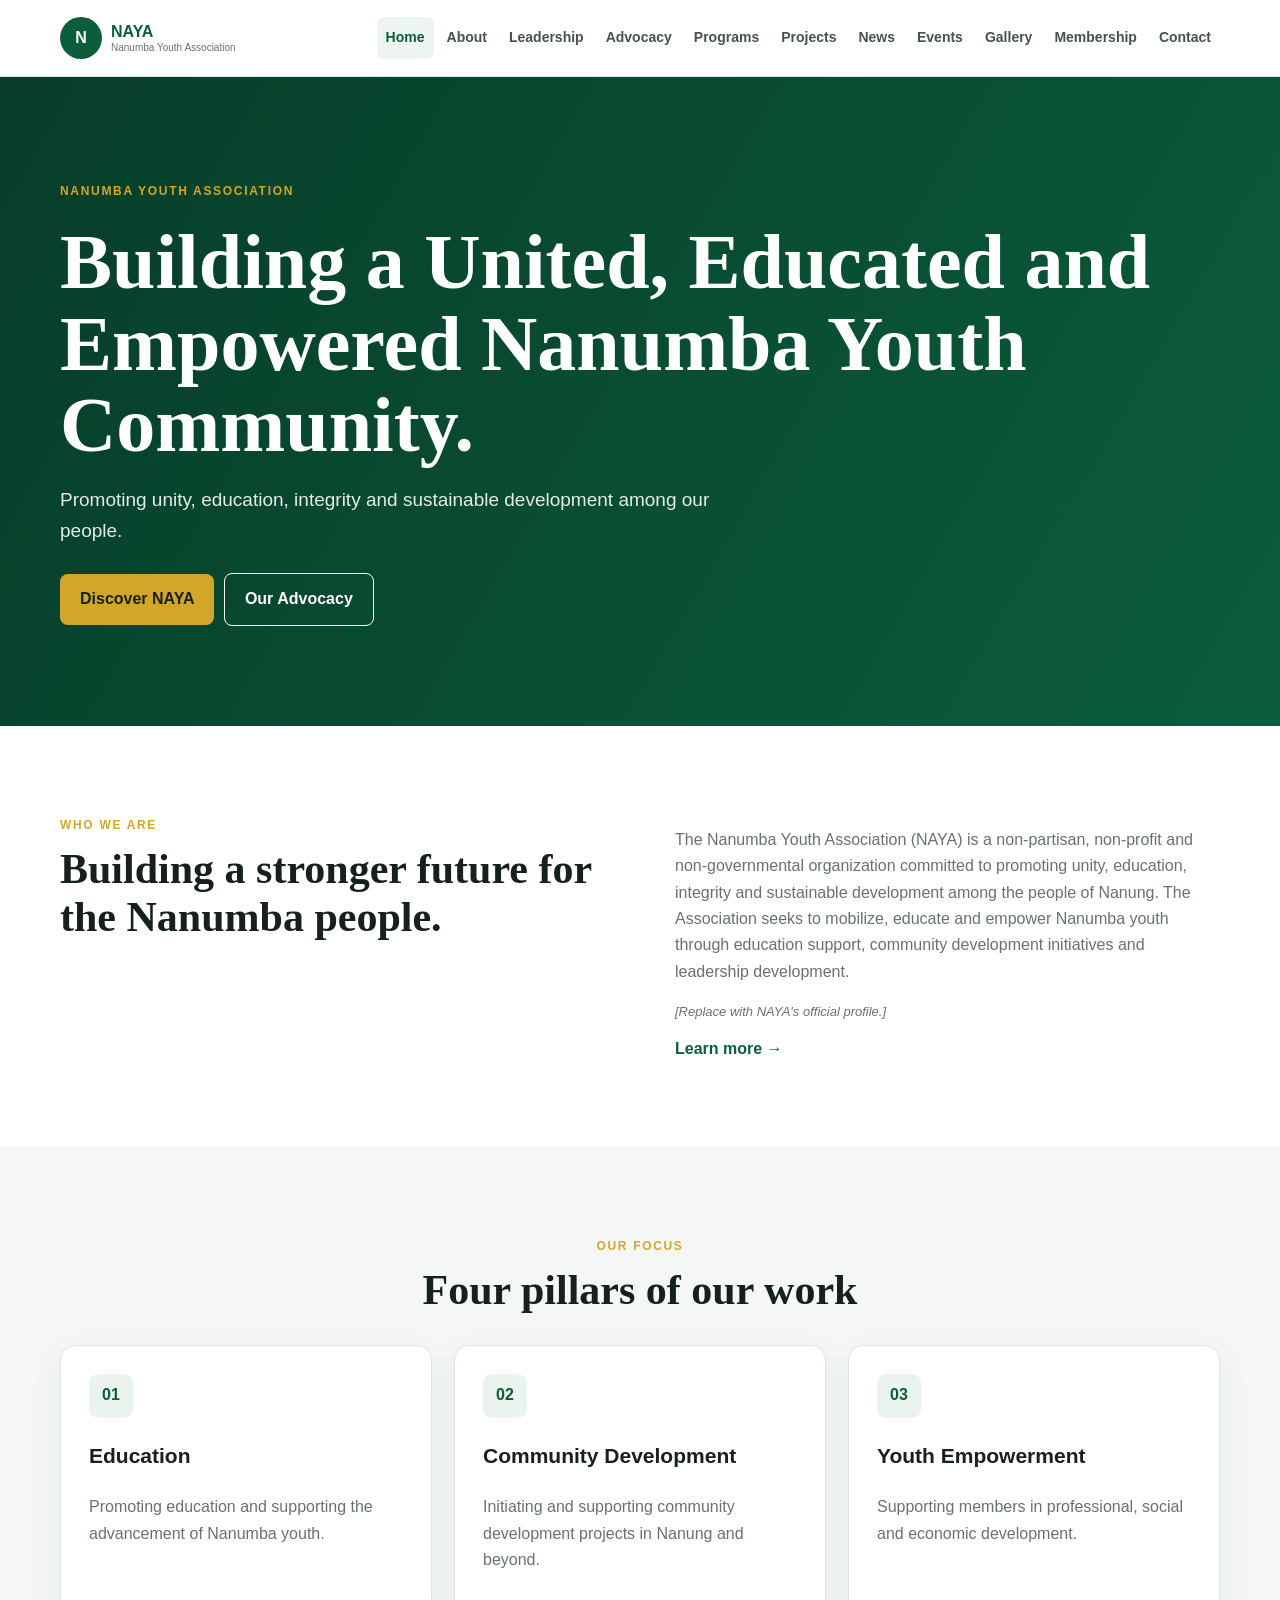
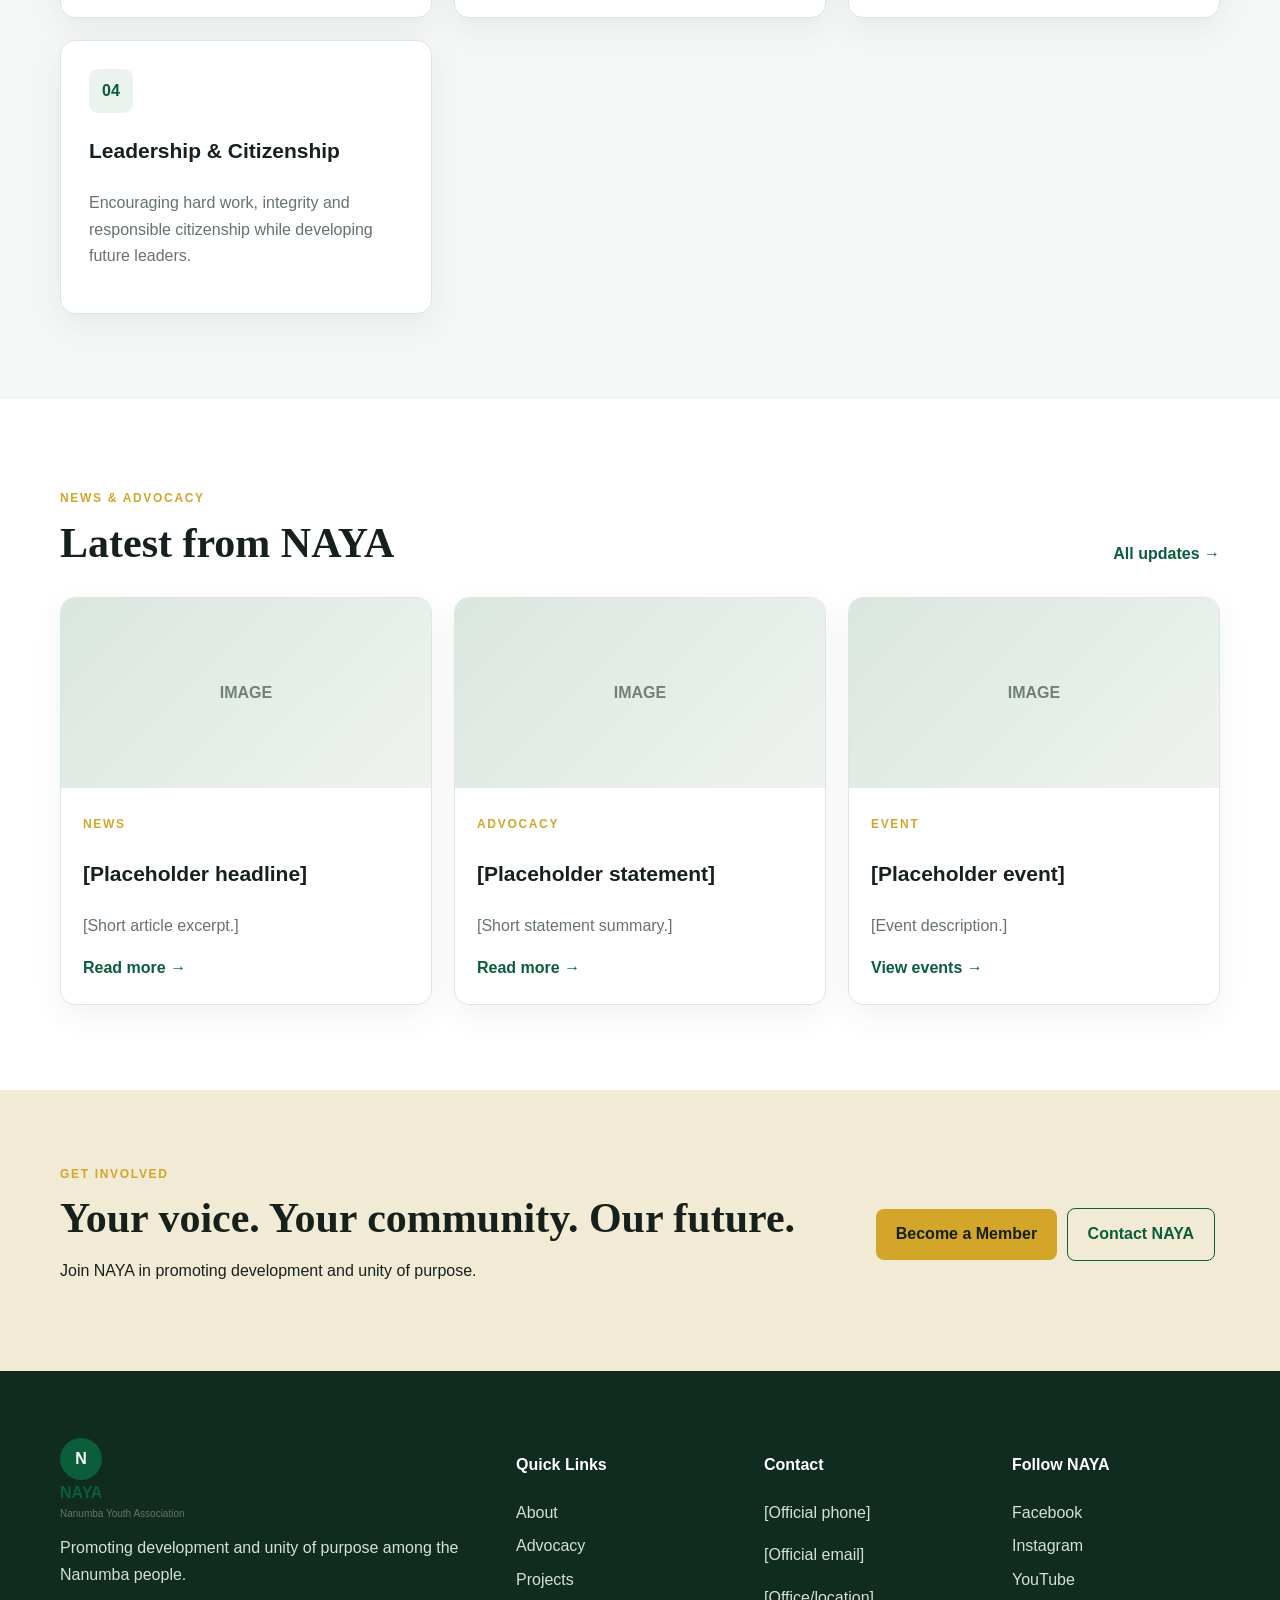
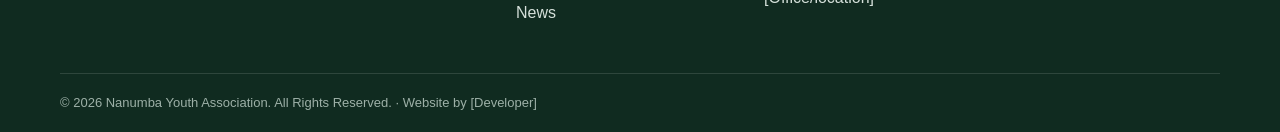
<file: index.html>
<!doctype html>
<html lang="en">
  <head>
    <meta charset="utf-8" />
    <meta name="viewport" content="width=device-width,initial-scale=1" />
    <meta
      name="description"
      content="Nanumba Youth Association (NAYA) — promoting development and unity of purpose among the Nanumba people."
    />
    <title>NAYA | Nanumba Youth Association</title>
    <link rel="icon" href="assets/images/favicon.svg" />
    <link rel="stylesheet" href="assets/css/style.css" />
  </head>
  <body>
    <div id="header"></div>
    <main>
      <section class="hero">
        <div class="hero-content wrap">
          <span>NANUMBA YOUTH ASSOCIATION</span>
          <h1>
            Building a United, Educated and Empowered Nanumba Youth Community.
          </h1>

          <p>
            Promoting unity, education, integrity and sustainable development
            among our people.
          </p>
          <a class="btn primary" href="about.html">Discover NAYA</a>
          <a class="btn outline" href="advocacy.html">Our Advocacy</a>
        </div>
      </section>
      <section class="section">
        <div class="wrap intro">
          <div>
            <small>WHO WE ARE</small>
            <h2>Building a stronger future for the Nanumba people.</h2>
          </div>
          <div>
            <p>
              The Nanumba Youth Association (NAYA) is a non-partisan, non-profit
              and non-governmental organization committed to promoting unity,
              education, integrity and sustainable development among the people
              of Nanung. The Association seeks to mobilize, educate and empower
              Nanumba youth through education support, community development
              initiatives and leadership development.
            </p>
            <p class="placeholder">[Replace with NAYA's official profile.]</p>
            <a class="link" href="about.html">Learn more →</a>
          </div>
        </div>
      </section>
      <section class="section muted">
        <div class="wrap">
          <div class="heading center">
            <small>OUR FOCUS</small>
            <h2>Four pillars of our work</h2>
          </div>
          <div class="grid3">
            <article class="card">
              <b>01</b>
              <h3>Education</h3>
              <p>
                Promoting education and supporting the advancement of Nanumba
                youth.
              </p>
            </article>
            <article class="card">
              <b>02</b>
              <h3>Community Development</h3>
              <p>
                Initiating and supporting community development projects in
                Nanung and beyond.
              </p>
            </article>
            <article class="card">
              <b>03</b>
              <h3>Youth Empowerment</h3>
              <p>
                Supporting members in professional, social and economic
                development.
              </p>
            </article>
            <article class="card">
              <b>04</b>
              <h3>Leadership & Citizenship</h3>
              <p>
                Encouraging hard work, integrity and responsible citizenship
                while developing future leaders.
              </p>
            </article>
          </div>
        </div>
      </section>
      <section class="section">
        <div class="wrap">
          <div class="heading">
            <div>
              <small>NEWS & ADVOCACY</small>
              <h2>Latest from NAYA</h2>
            </div>
            <a class="link" href="news.html">All updates →</a>
          </div>
          <div class="grid3">
            <article class="content">
              <div class="placeholder-img">IMAGE</div>
              <div>
                <small>NEWS</small>
                <h3>[Placeholder headline]</h3>
                <p>[Short article excerpt.]</p>
                <a class="link" href="news.html">Read more →</a>
              </div>
            </article>
            <article class="content">
              <div class="placeholder-img">IMAGE</div>
              <div>
                <small>ADVOCACY</small>
                <h3>[Placeholder statement]</h3>
                <p>[Short statement summary.]</p>
                <a class="link" href="advocacy.html">Read more →</a>
              </div>
            </article>
            <article class="content">
              <div class="placeholder-img">IMAGE</div>
              <div>
                <small>EVENT</small>
                <h3>[Placeholder event]</h3>
                <p>[Event description.]</p>
                <a class="link" href="events.html">View events →</a>
              </div>
            </article>
          </div>
        </div>
      </section>
      <section class="cta">
        <div class="wrap">
          <div>
            <small>GET INVOLVED</small>
            <h2>Your voice. Your community. Our future.</h2>
            <p>Join NAYA in promoting development and unity of purpose.</p>
          </div>
          <div>
            <a class="btn primary" href="membership.html">Become a Member</a>
            <a class="btn dark-outline" href="contact.html">Contact NAYA</a>
          </div>
        </div>
      </section>
    </main>
    <div id="footer"></div>
    <script src="assets/js/script.js"></script>
  </body>
</html>
</file>
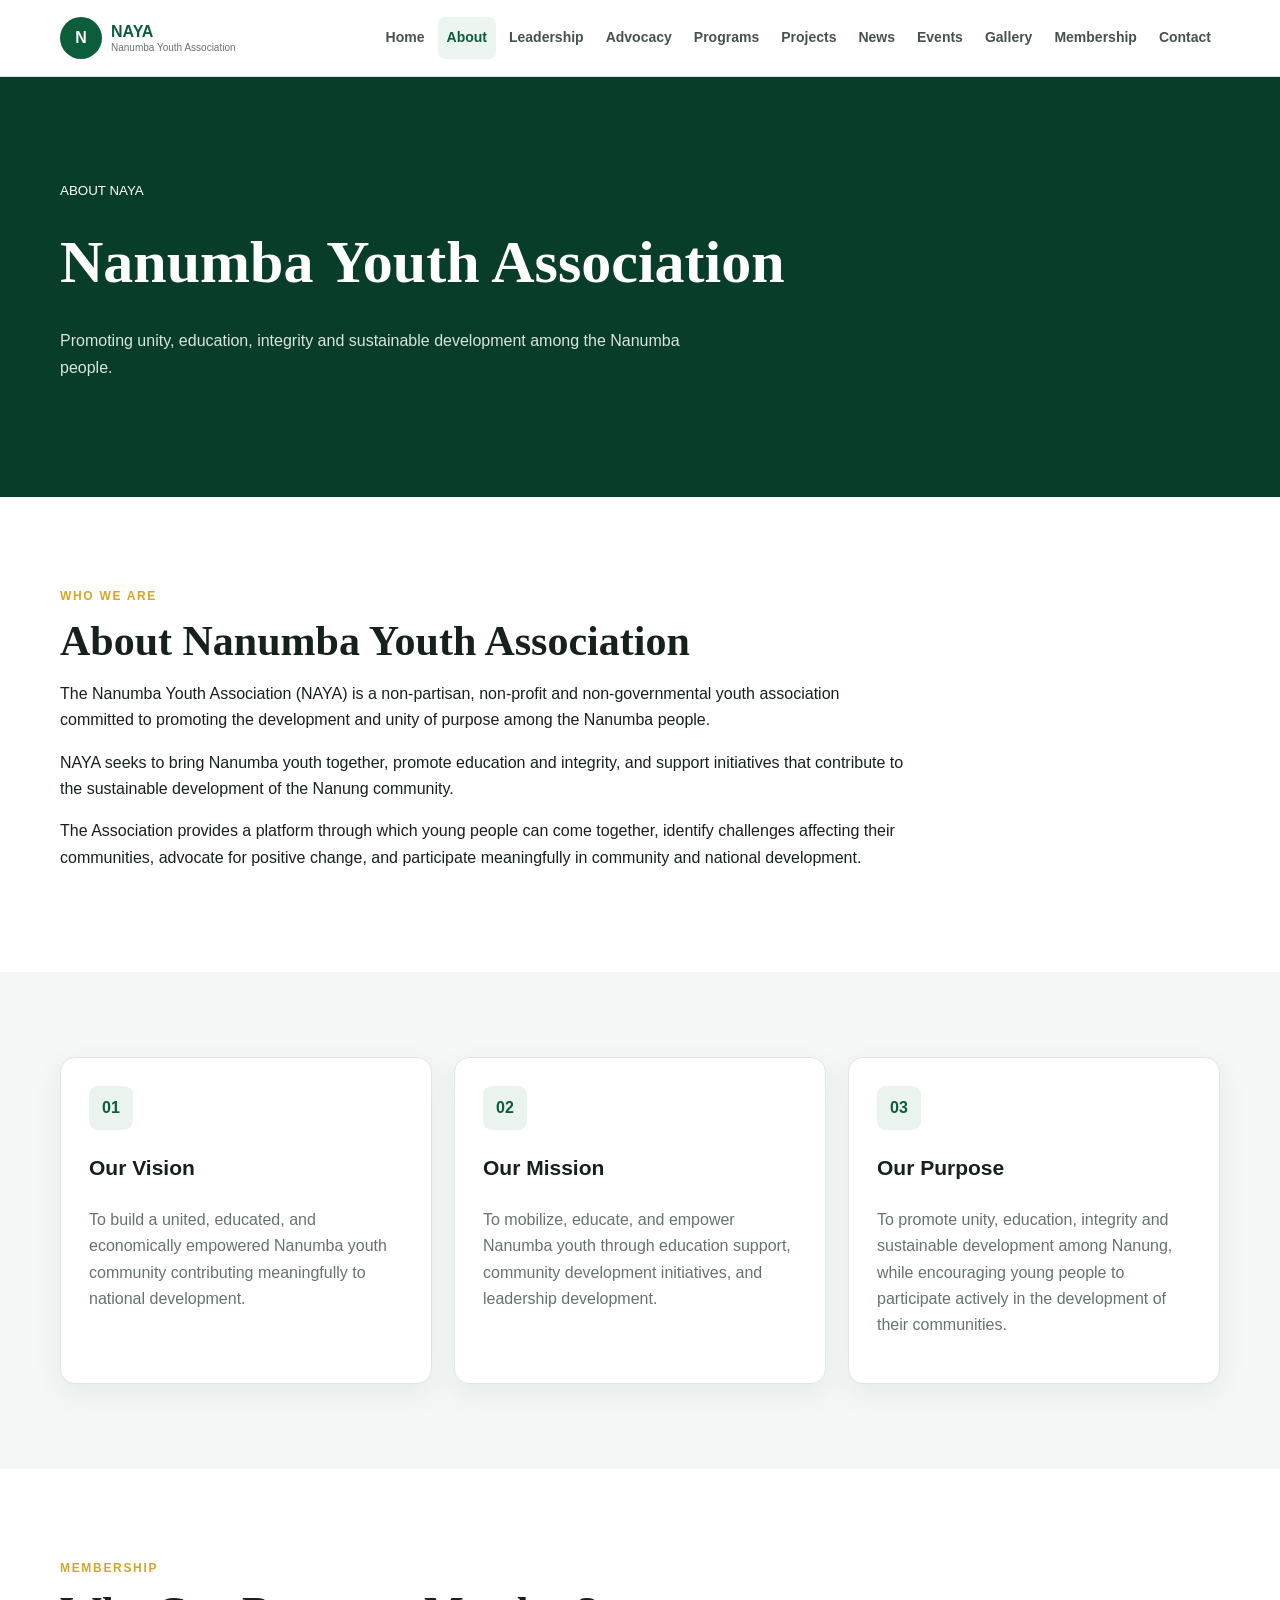
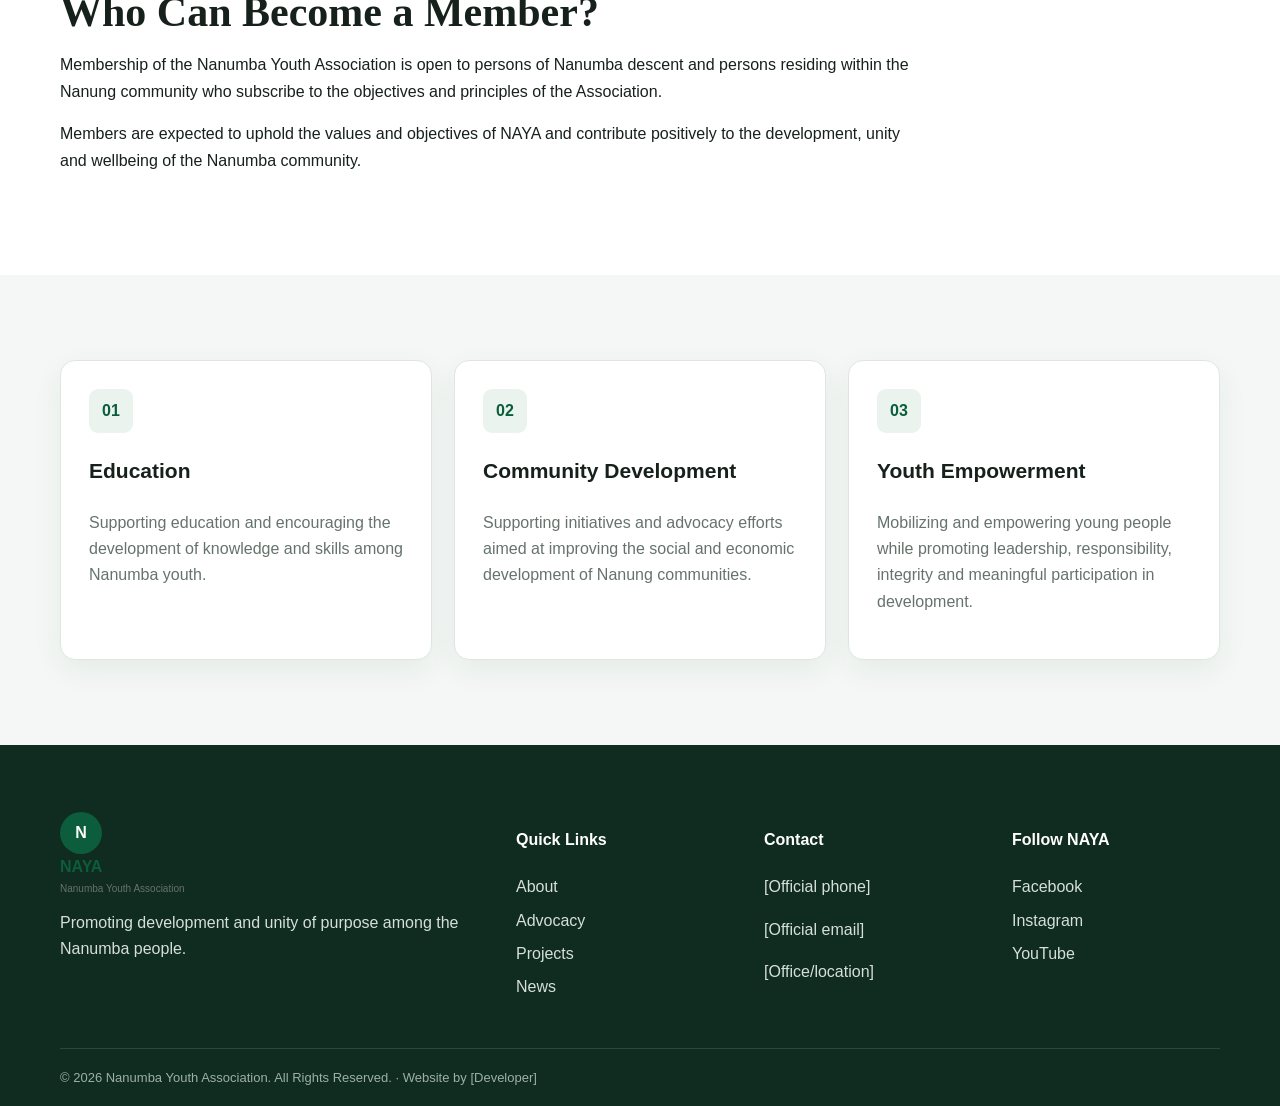
<file: about.html>
<!doctype html>
<html lang="en">
  <head>
    <meta charset="utf-8" />
    <meta name="viewport" content="width=device-width,initial-scale=1" />
    <title>About | Nanumba Youth Association (NAYA)</title>
    <link rel="icon" href="assets/images/favicon.svg" />
    <link rel="stylesheet" href="assets/css/style.css" />
  </head>

  <body>
    <div id="header"></div>

    <main>
      <!-- PAGE HERO -->
      <section class="pagehero">
        <div class="wrap">
          <small>ABOUT NAYA</small>

          <h1>Nanumba Youth Association</h1>

          <p>
            Promoting unity, education, integrity and sustainable development
            among the Nanumba people.
          </p>
        </div>
      </section>

      <!-- ABOUT NAYA -->
      <section class="section">
        <div class="wrap">
          <div class="prose">
            <small>WHO WE ARE</small>

            <h2>About Nanumba Youth Association</h2>

            <p>
              The Nanumba Youth Association (NAYA) is a non-partisan, non-profit
              and non-governmental youth association committed to promoting the
              development and unity of purpose among the Nanumba people.
            </p>

            <p>
              NAYA seeks to bring Nanumba youth together, promote education and
              integrity, and support initiatives that contribute to the
              sustainable development of the Nanung community.
            </p>

            <p>
              The Association provides a platform through which young people can
              come together, identify challenges affecting their communities,
              advocate for positive change, and participate meaningfully in
              community and national development.
            </p>
          </div>
        </div>
      </section>

      <!-- VISION & MISSION -->
      <section class="section muted">
        <div class="wrap">
          <div class="grid3">
            <article class="card">
              <b>01</b>

              <h3>Our Vision</h3>

              <p>
                To build a united, educated, and economically empowered Nanumba
                youth community contributing meaningfully to national
                development.
              </p>
            </article>

            <article class="card">
              <b>02</b>

              <h3>Our Mission</h3>

              <p>
                To mobilize, educate, and empower Nanumba youth through
                education support, community development initiatives, and
                leadership development.
              </p>
            </article>

            <article class="card">
              <b>03</b>

              <h3>Our Purpose</h3>

              <p>
                To promote unity, education, integrity and sustainable
                development among Nanung, while encouraging young people to
                participate actively in the development of their communities.
              </p>
            </article>
          </div>
        </div>
      </section>

      <!-- MEMBERSHIP -->
      <section class="section">
        <div class="wrap">
          <div class="prose">
            <small>MEMBERSHIP</small>

            <h2>Who Can Become a Member?</h2>

            <p>
              Membership of the Nanumba Youth Association is open to persons of
              Nanumba descent and persons residing within the Nanung community
              who subscribe to the objectives and principles of the Association.
            </p>

            <p>
              Members are expected to uphold the values and objectives of NAYA
              and contribute positively to the development, unity and wellbeing
              of the Nanumba community.
            </p>
          </div>
        </div>
      </section>

      <!-- OUR FOCUS -->
      <section class="section muted">
        <div class="wrap">
          <div class="grid3">
            <article class="card">
              <b>01</b>

              <h3>Education</h3>

              <p>
                Supporting education and encouraging the development of
                knowledge and skills among Nanumba youth.
              </p>
            </article>

            <article class="card">
              <b>02</b>

              <h3>Community Development</h3>

              <p>
                Supporting initiatives and advocacy efforts aimed at improving
                the social and economic development of Nanung communities.
              </p>
            </article>

            <article class="card">
              <b>03</b>

              <h3>Youth Empowerment</h3>

              <p>
                Mobilizing and empowering young people while promoting
                leadership, responsibility, integrity and meaningful
                participation in development.
              </p>
            </article>
          </div>
        </div>
      </section>
    </main>

    <div id="footer"></div>

    <script src="assets/js/script.js"></script>
  </body>
</html>
</file>
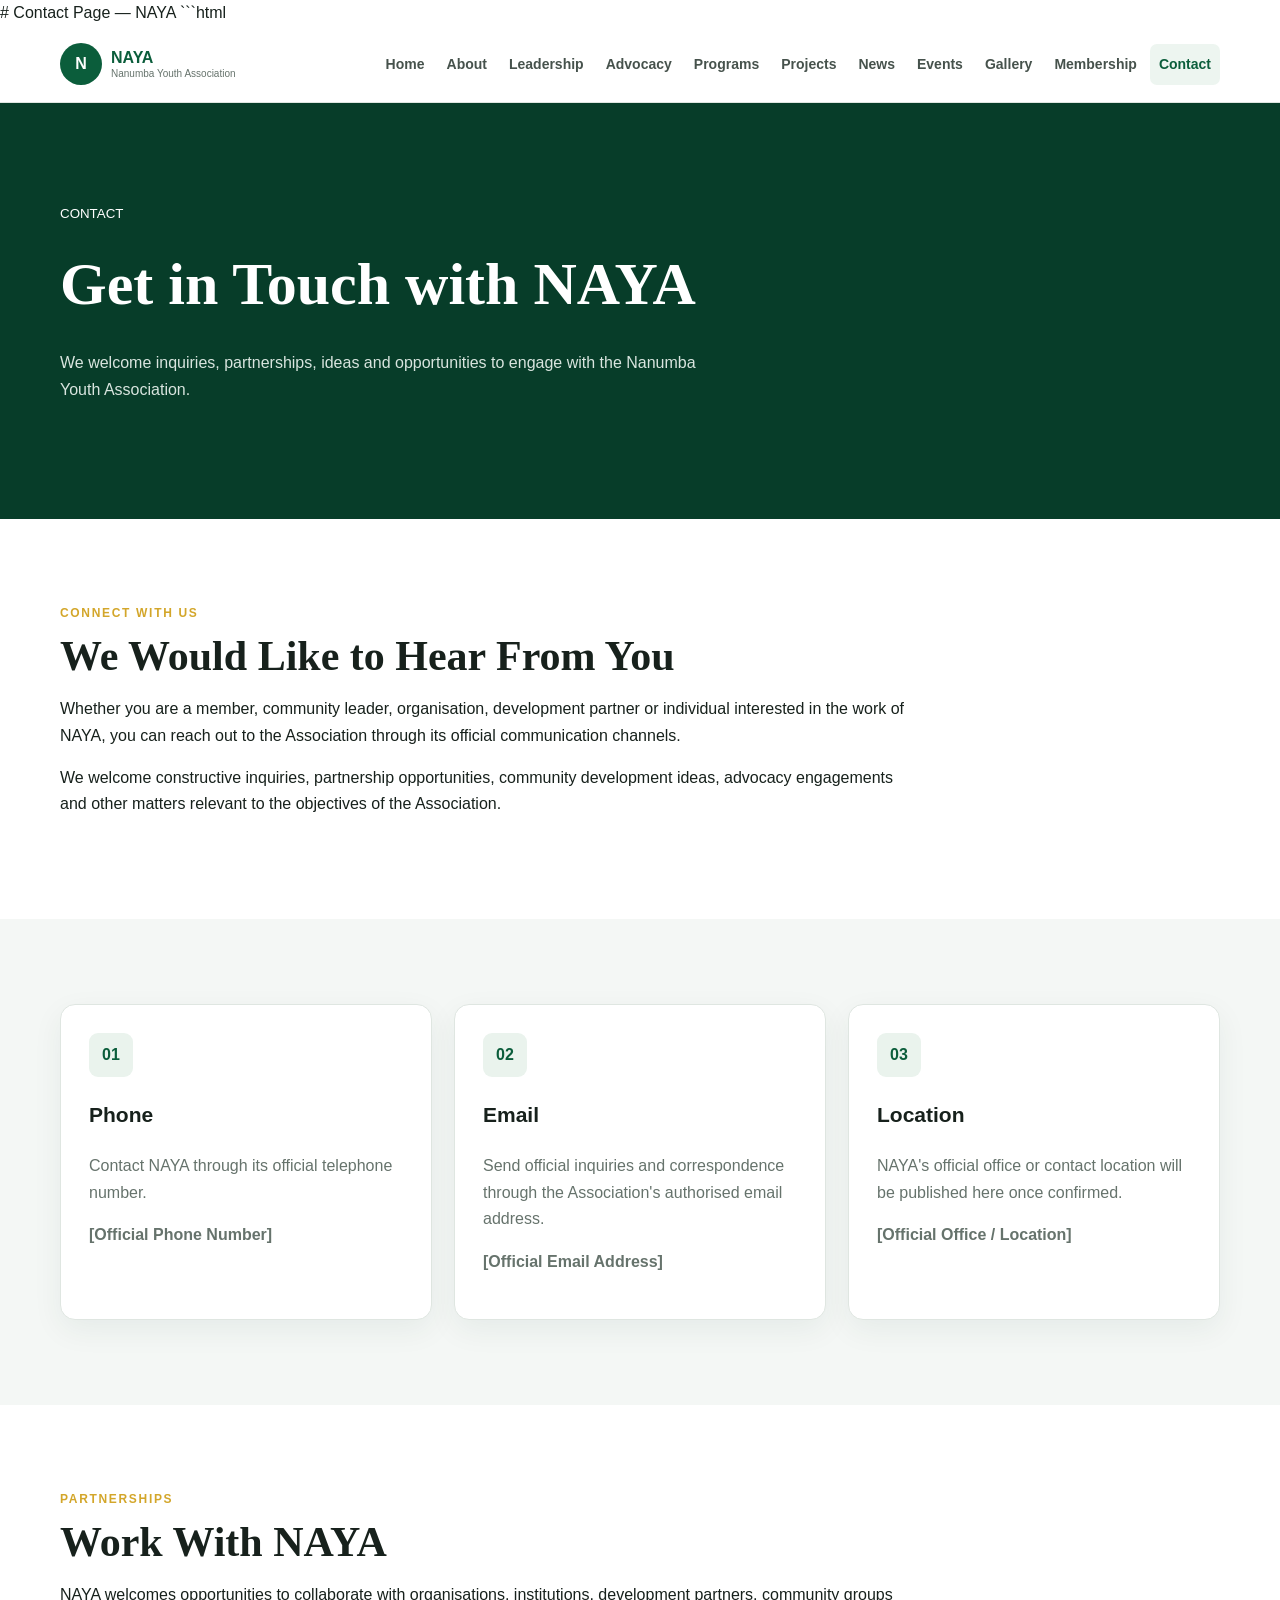
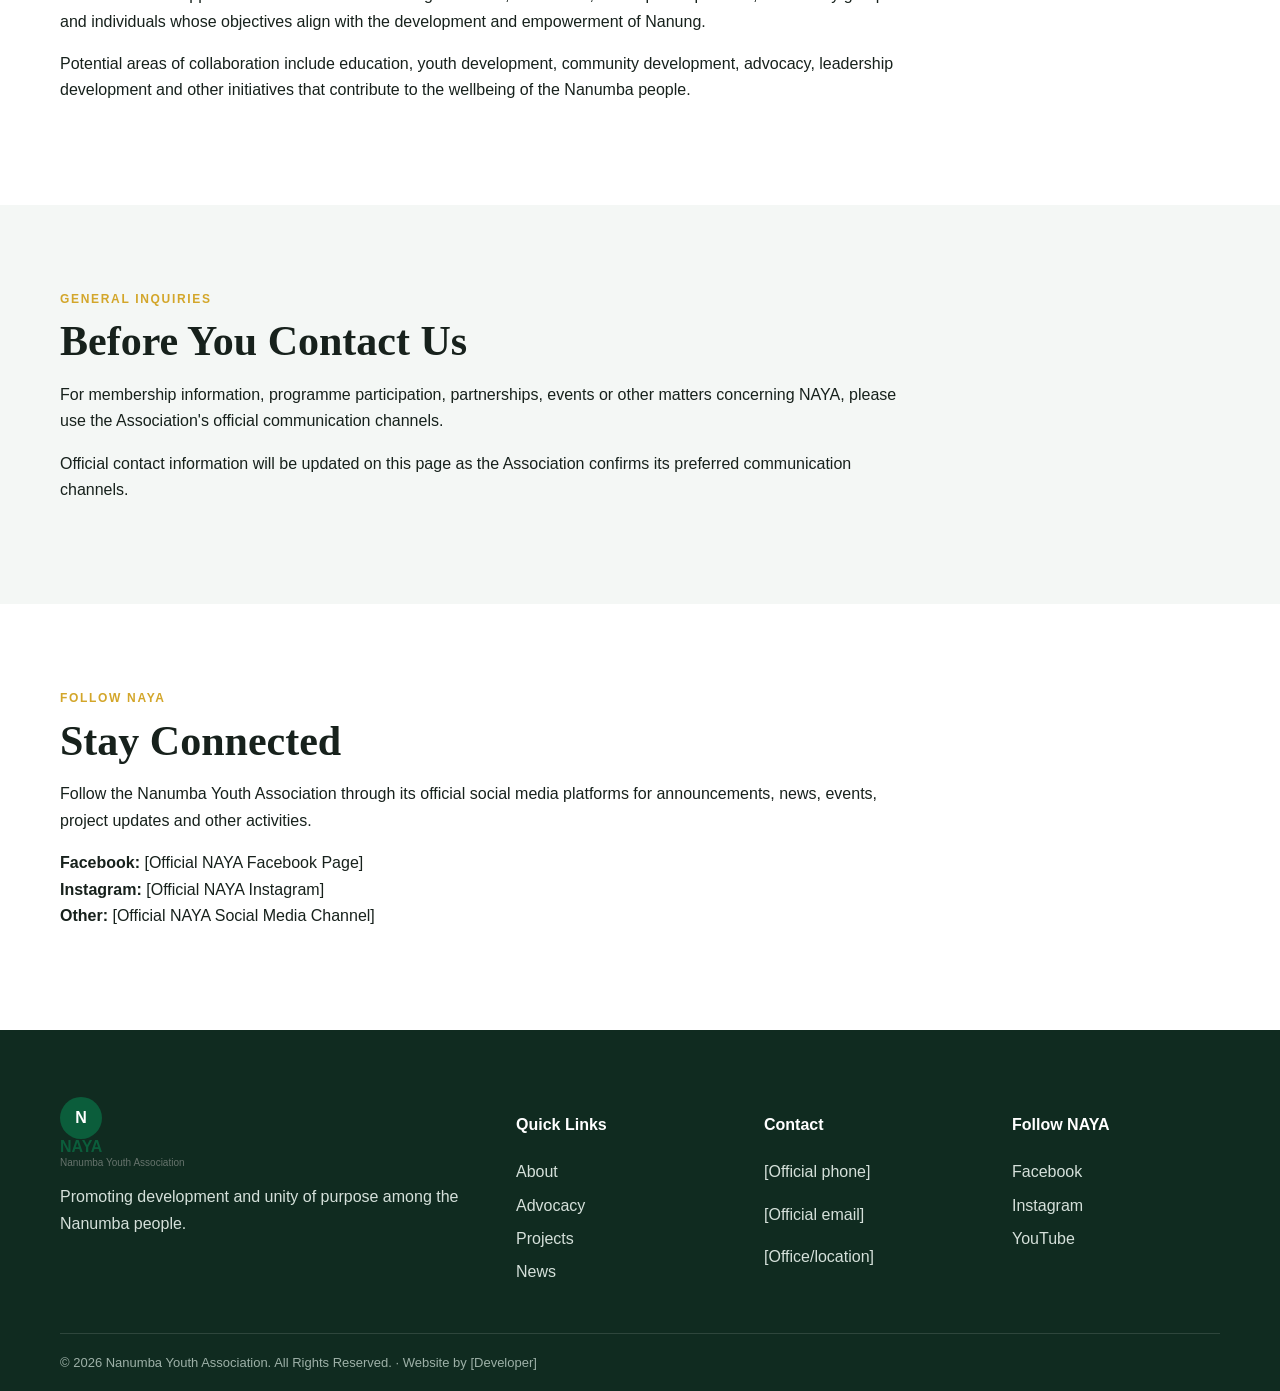
<file: contact.html>
# Contact Page — NAYA ```html
<!doctype html>
<html lang="en">
  <head>
    <meta charset="utf-8" />
    <meta name="viewport" content="width=device-width,initial-scale=1" />

    <title>Contact NAYA | Nanumba Youth Association</title>

    <link rel="icon" href="assets/images/favicon.svg" />
    <link rel="stylesheet" href="assets/css/style.css" />
  </head>

  <body>
    <div id="header"></div>

    <main>
      <!-- PAGE HERO -->
      <section class="pagehero">
        <div class="wrap">
          <small>CONTACT</small>

          <h1>Get in Touch with NAYA</h1>

          <p>
            We welcome inquiries, partnerships, ideas and opportunities to
            engage with the Nanumba Youth Association.
          </p>
        </div>
      </section>

      <!-- CONTACT INTRODUCTION -->
      <section class="section">
        <div class="wrap">
          <div class="prose">
            <small>CONNECT WITH US</small>

            <h2>We Would Like to Hear From You</h2>

            <p>
              Whether you are a member, community leader, organisation,
              development partner or individual interested in the work of NAYA,
              you can reach out to the Association through its official
              communication channels.
            </p>

            <p>
              We welcome constructive inquiries, partnership opportunities,
              community development ideas, advocacy engagements and other
              matters relevant to the objectives of the Association.
            </p>
          </div>
        </div>
      </section>

      <!-- CONTACT DETAILS -->
      <section class="section muted">
        <div class="wrap">
          <div class="grid3">
            <!-- PHONE -->
            <article class="card">
              <b>01</b>

              <h3>Phone</h3>

              <p>Contact NAYA through its official telephone number.</p>

              <p>
                <strong>[Official Phone Number]</strong>
              </p>
            </article>

            <!-- EMAIL -->
            <article class="card">
              <b>02</b>

              <h3>Email</h3>

              <p>
                Send official inquiries and correspondence through the
                Association's authorised email address.
              </p>

              <p>
                <strong>[Official Email Address]</strong>
              </p>
            </article>

            <!-- LOCATION -->
            <article class="card">
              <b>03</b>

              <h3>Location</h3>

              <p>
                NAYA's official office or contact location will be published
                here once confirmed.
              </p>

              <p>
                <strong>[Official Office / Location]</strong>
              </p>
            </article>
          </div>
        </div>
      </section>

      <!-- PARTNERSHIPS -->
      <section class="section">
        <div class="wrap">
          <div class="prose">
            <small>PARTNERSHIPS</small>

            <h2>Work With NAYA</h2>

            <p>
              NAYA welcomes opportunities to collaborate with organisations,
              institutions, development partners, community groups and
              individuals whose objectives align with the development and
              empowerment of Nanung.
            </p>

            <p>
              Potential areas of collaboration include education, youth
              development, community development, advocacy, leadership
              development and other initiatives that contribute to the wellbeing
              of the Nanumba people.
            </p>
          </div>
        </div>
      </section>

      <!-- GENERAL INQUIRIES -->
      <section class="section muted">
        <div class="wrap">
          <div class="prose">
            <small>GENERAL INQUIRIES</small>

            <h2>Before You Contact Us</h2>

            <p>
              For membership information, programme participation, partnerships,
              events or other matters concerning NAYA, please use the
              Association's official communication channels.
            </p>

            <p>
              Official contact information will be updated on this page as the
              Association confirms its preferred communication channels.
            </p>
          </div>
        </div>
      </section>

      <!-- SOCIAL MEDIA -->
      <section class="section">
        <div class="wrap">
          <div class="prose">
            <small>FOLLOW NAYA</small>

            <h2>Stay Connected</h2>

            <p>
              Follow the Nanumba Youth Association through its official social
              media platforms for announcements, news, events, project updates
              and other activities.
            </p>

            <p>
              <strong>Facebook:</strong> [Official NAYA Facebook Page]
              <br />

              <strong>Instagram:</strong> [Official NAYA Instagram]
              <br />

              <strong>Other:</strong> [Official NAYA Social Media Channel]
            </p>
          </div>
        </div>
      </section>
    </main>

    <div id="footer"></div>

    <script src="assets/js/script.js"></script>
  </body>
</html>
</file>
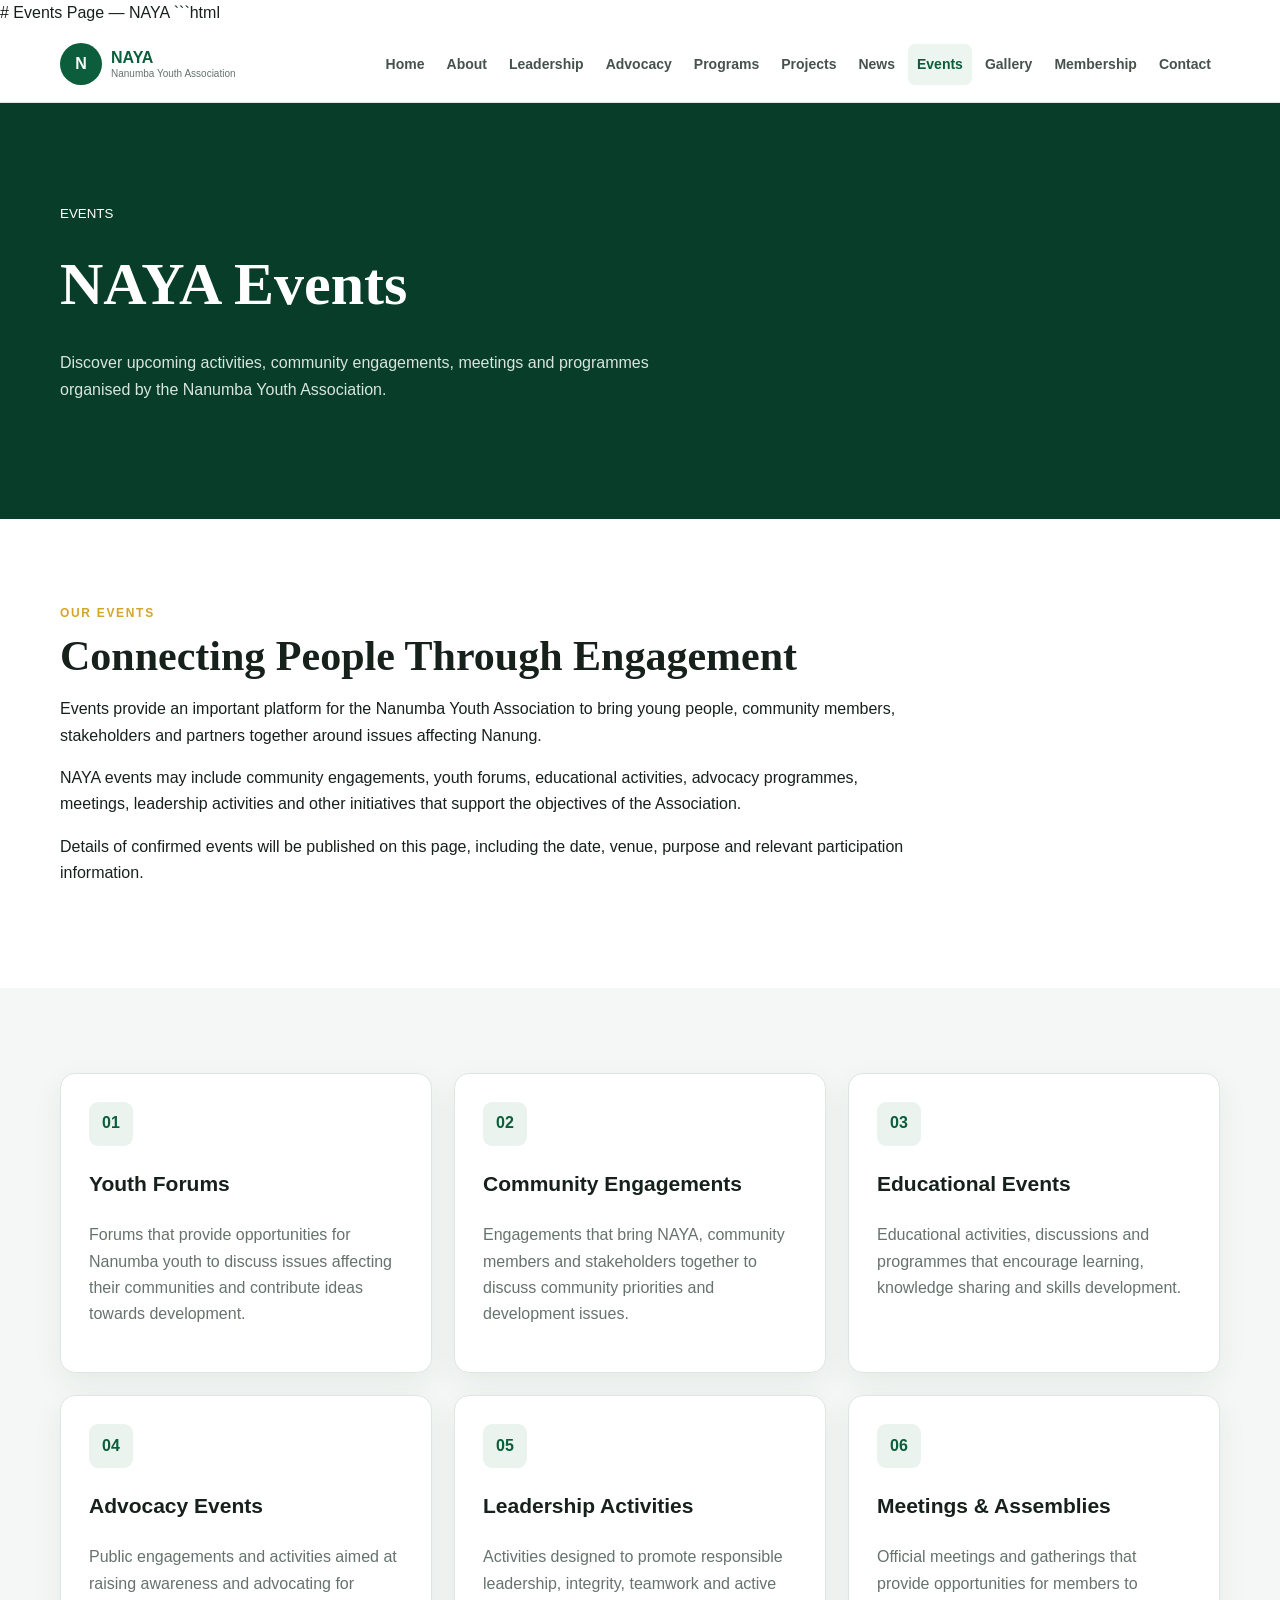
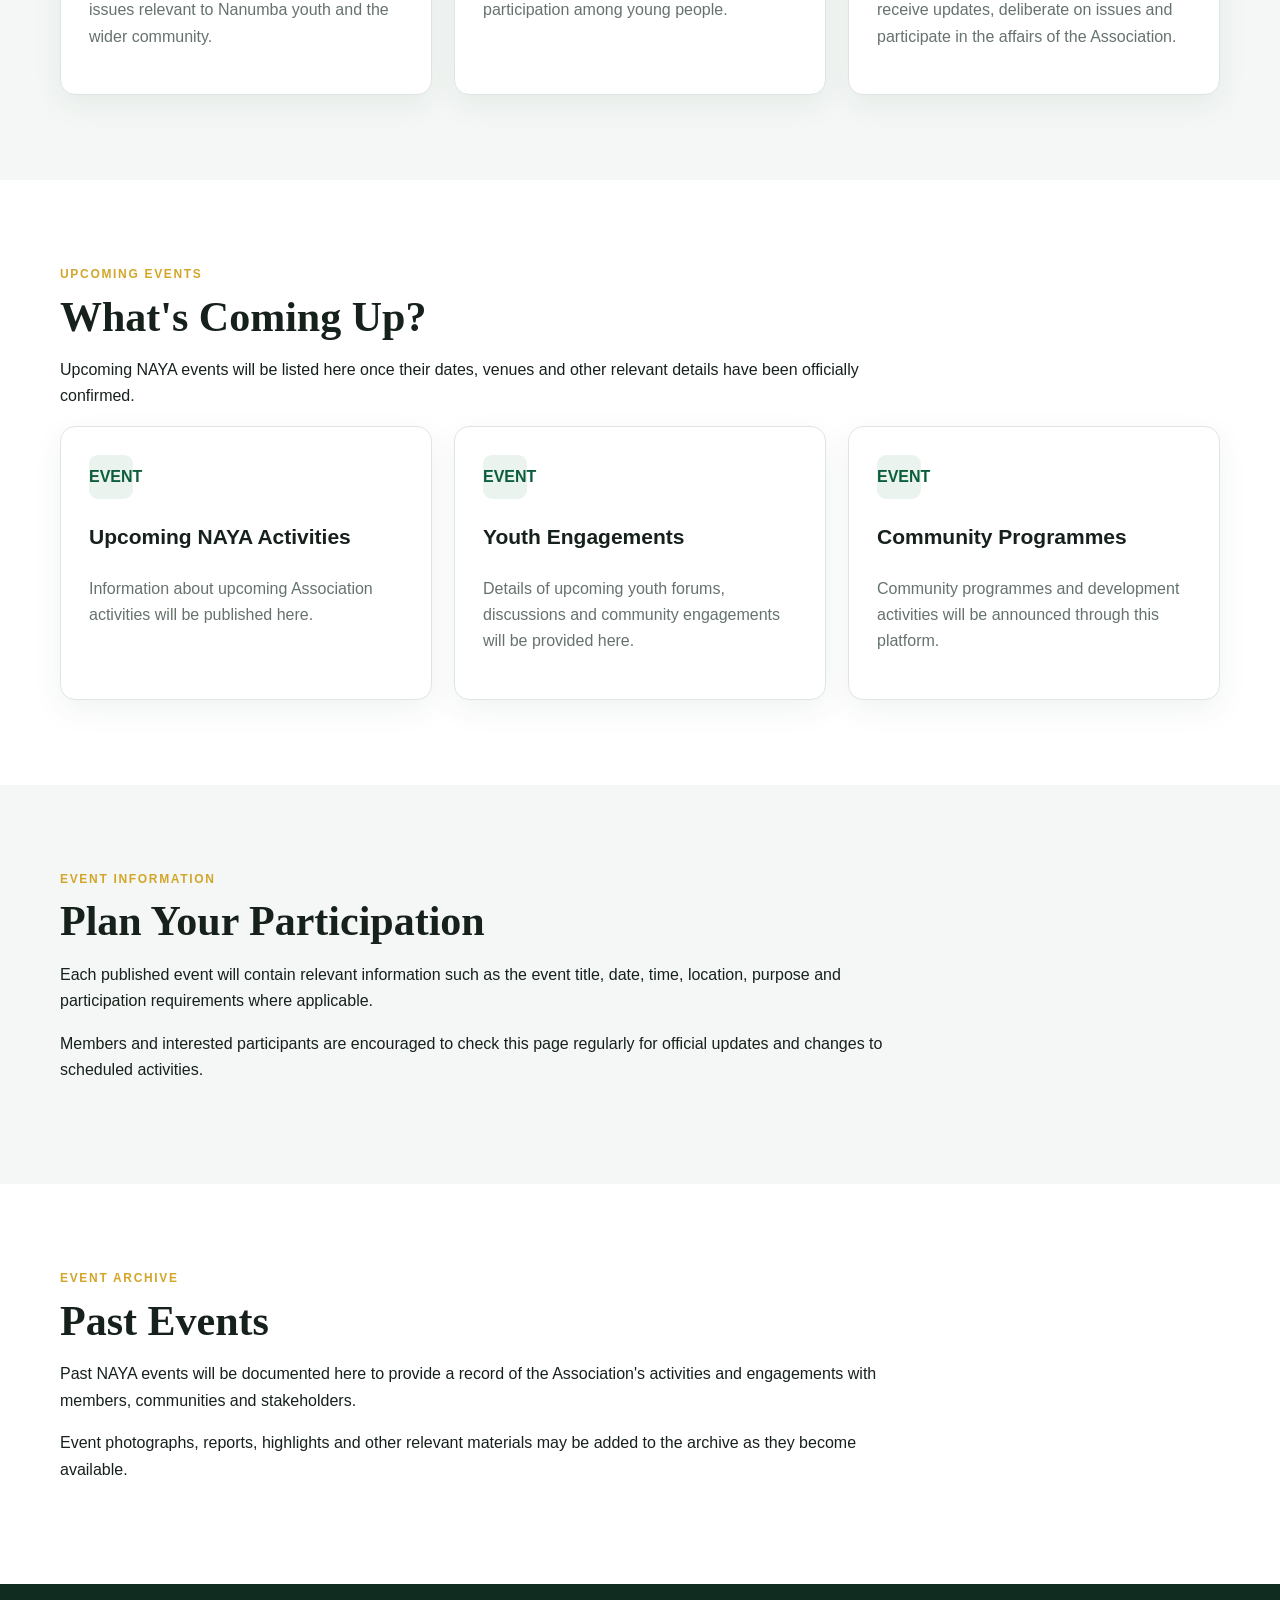
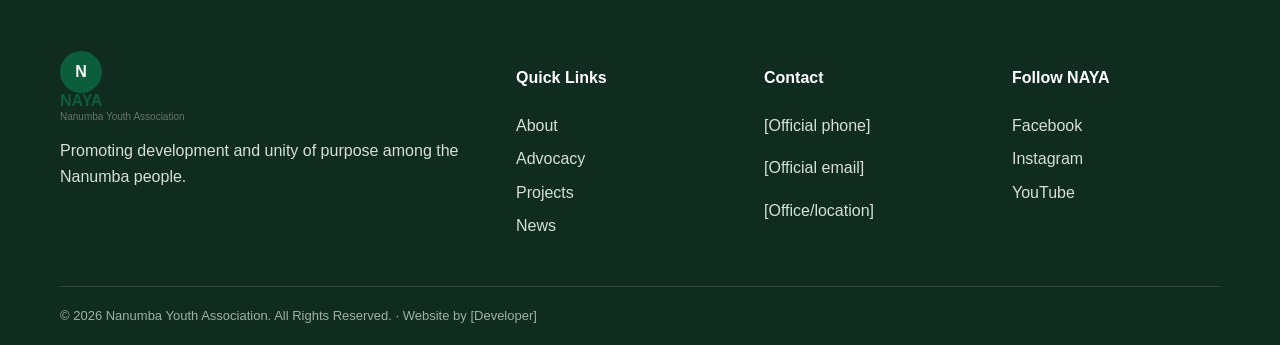
<file: events.html>
# Events Page — NAYA ```html
<!doctype html>
<html lang="en">
  <head>
    <meta charset="utf-8" />
    <meta name="viewport" content="width=device-width,initial-scale=1" />

    <title>Events | Nanumba Youth Association (NAYA)</title>

    <link rel="icon" href="assets/images/favicon.svg" />
    <link rel="stylesheet" href="assets/css/style.css" />
  </head>

  <body>
    <div id="header"></div>

    <main>
      <!-- PAGE HERO -->
      <section class="pagehero">
        <div class="wrap">
          <small>EVENTS</small>

          <h1>NAYA Events</h1>

          <p>
            Discover upcoming activities, community engagements, meetings and
            programmes organised by the Nanumba Youth Association.
          </p>
        </div>
      </section>

      <!-- INTRODUCTION -->
      <section class="section">
        <div class="wrap">
          <div class="prose">
            <small>OUR EVENTS</small>

            <h2>Connecting People Through Engagement</h2>

            <p>
              Events provide an important platform for the Nanumba Youth
              Association to bring young people, community members, stakeholders
              and partners together around issues affecting Nanung.
            </p>

            <p>
              NAYA events may include community engagements, youth forums,
              educational activities, advocacy programmes, meetings, leadership
              activities and other initiatives that support the objectives of
              the Association.
            </p>

            <p>
              Details of confirmed events will be published on this page,
              including the date, venue, purpose and relevant participation
              information.
            </p>
          </div>
        </div>
      </section>

      <!-- EVENT CATEGORIES -->
      <section class="section muted">
        <div class="wrap">
          <div class="grid3">
            <!-- YOUTH FORUMS -->
            <article class="card">
              <b>01</b>

              <h3>Youth Forums</h3>

              <p>
                Forums that provide opportunities for Nanumba youth to discuss
                issues affecting their communities and contribute ideas towards
                development.
              </p>
            </article>

            <!-- COMMUNITY ENGAGEMENT -->
            <article class="card">
              <b>02</b>

              <h3>Community Engagements</h3>

              <p>
                Engagements that bring NAYA, community members and stakeholders
                together to discuss community priorities and development issues.
              </p>
            </article>

            <!-- EDUCATIONAL EVENTS -->
            <article class="card">
              <b>03</b>

              <h3>Educational Events</h3>

              <p>
                Educational activities, discussions and programmes that
                encourage learning, knowledge sharing and skills development.
              </p>
            </article>

            <!-- ADVOCACY -->
            <article class="card">
              <b>04</b>

              <h3>Advocacy Events</h3>

              <p>
                Public engagements and activities aimed at raising awareness and
                advocating for issues relevant to Nanumba youth and the wider
                community.
              </p>
            </article>

            <!-- LEADERSHIP -->
            <article class="card">
              <b>05</b>

              <h3>Leadership Activities</h3>

              <p>
                Activities designed to promote responsible leadership,
                integrity, teamwork and active participation among young people.
              </p>
            </article>

            <!-- MEETINGS -->
            <article class="card">
              <b>06</b>

              <h3>Meetings & Assemblies</h3>

              <p>
                Official meetings and gatherings that provide opportunities for
                members to receive updates, deliberate on issues and participate
                in the affairs of the Association.
              </p>
            </article>
          </div>
        </div>
      </section>

      <!-- UPCOMING EVENTS -->
      <section class="section">
        <div class="wrap">
          <div class="prose">
            <small>UPCOMING EVENTS</small>

            <h2>What's Coming Up?</h2>

            <p>
              Upcoming NAYA events will be listed here once their dates, venues
              and other relevant details have been officially confirmed.
            </p>
          </div>

          <div class="grid3">
            <article class="card">
              <b>EVENT</b>

              <h3>Upcoming NAYA Activities</h3>

              <p>
                Information about upcoming Association activities will be
                published here.
              </p>
            </article>

            <article class="card">
              <b>EVENT</b>

              <h3>Youth Engagements</h3>

              <p>
                Details of upcoming youth forums, discussions and community
                engagements will be provided here.
              </p>
            </article>

            <article class="card">
              <b>EVENT</b>

              <h3>Community Programmes</h3>

              <p>
                Community programmes and development activities will be
                announced through this platform.
              </p>
            </article>
          </div>
        </div>
      </section>

      <!-- EVENT INFORMATION -->
      <section class="section muted">
        <div class="wrap">
          <div class="prose">
            <small>EVENT INFORMATION</small>

            <h2>Plan Your Participation</h2>

            <p>
              Each published event will contain relevant information such as the
              event title, date, time, location, purpose and participation
              requirements where applicable.
            </p>

            <p>
              Members and interested participants are encouraged to check this
              page regularly for official updates and changes to scheduled
              activities.
            </p>
          </div>
        </div>
      </section>

      <!-- EVENT ARCHIVE -->
      <section class="section">
        <div class="wrap">
          <div class="prose">
            <small>EVENT ARCHIVE</small>

            <h2>Past Events</h2>

            <p>
              Past NAYA events will be documented here to provide a record of
              the Association's activities and engagements with members,
              communities and stakeholders.
            </p>

            <p>
              Event photographs, reports, highlights and other relevant
              materials may be added to the archive as they become available.
            </p>
          </div>
        </div>
      </section>
    </main>

    <div id="footer"></div>

    <script src="assets/js/script.js"></script>
  </body>
</html>
</file>
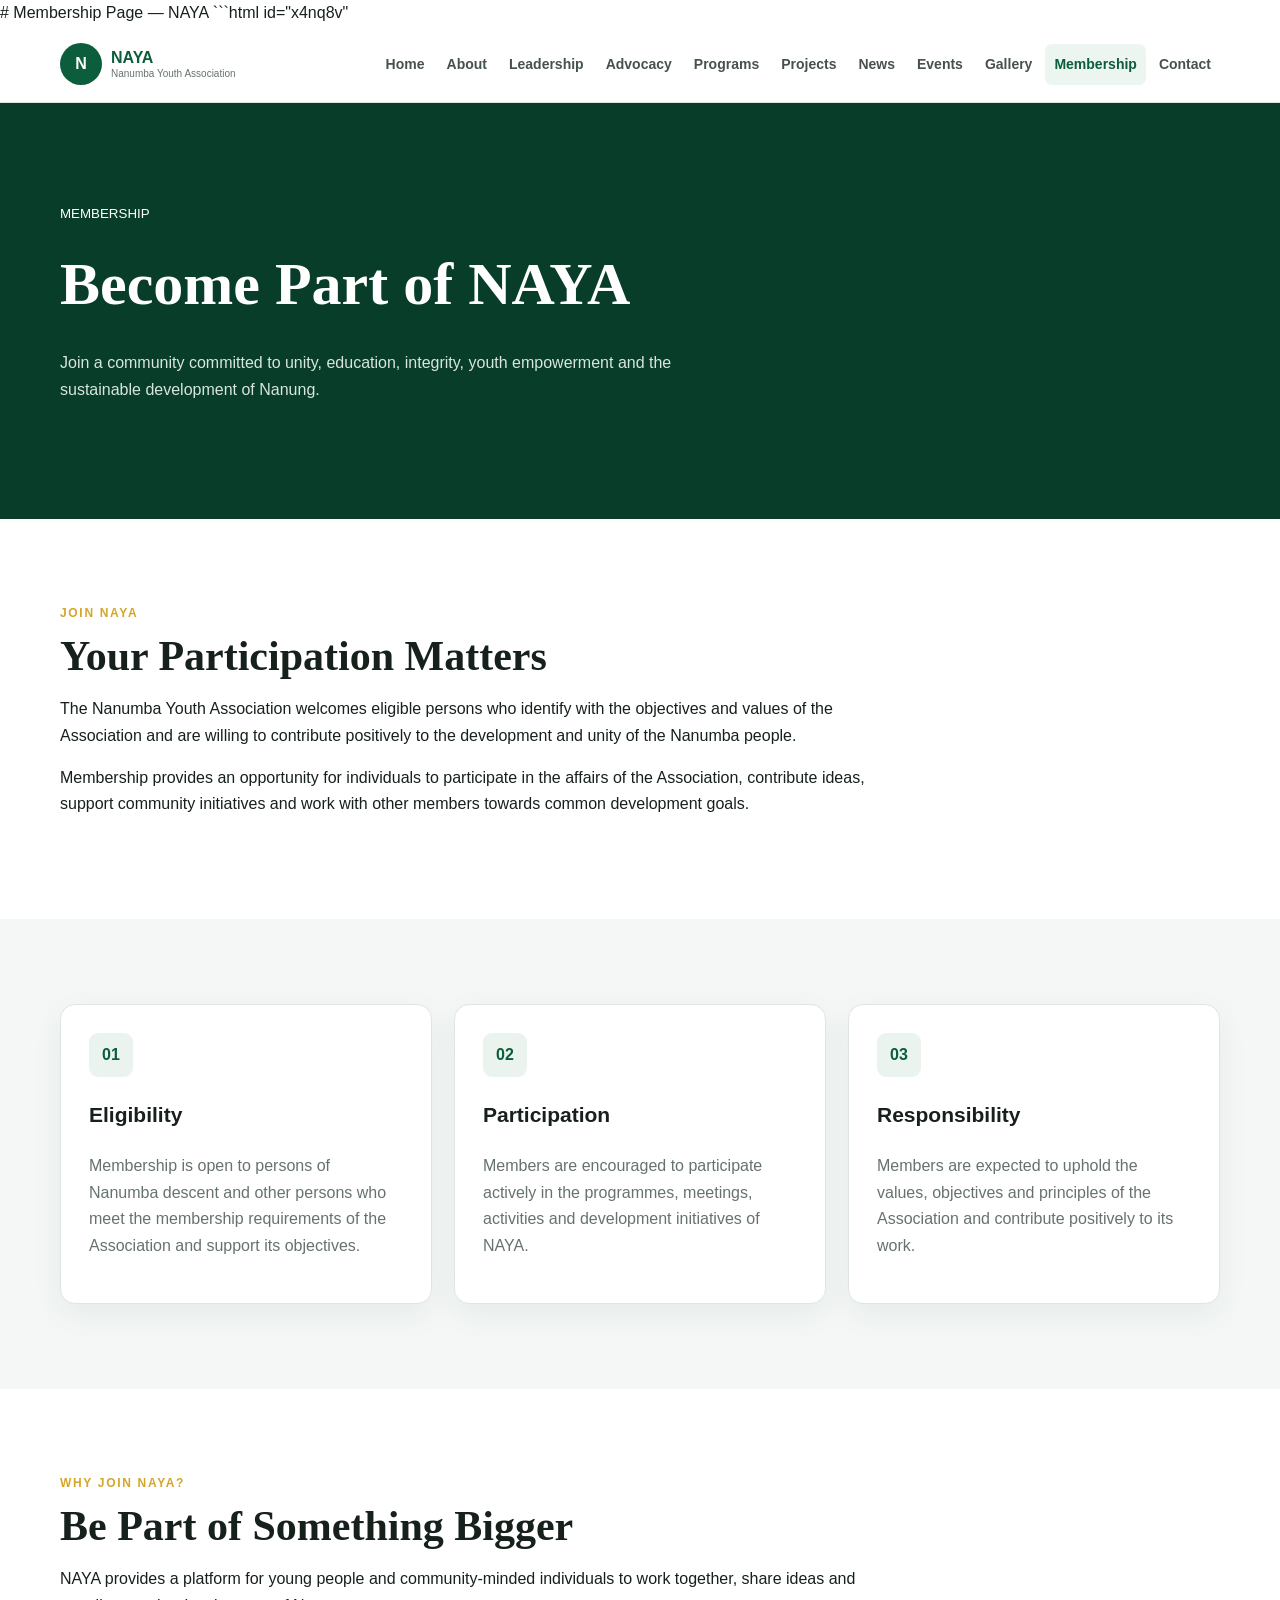
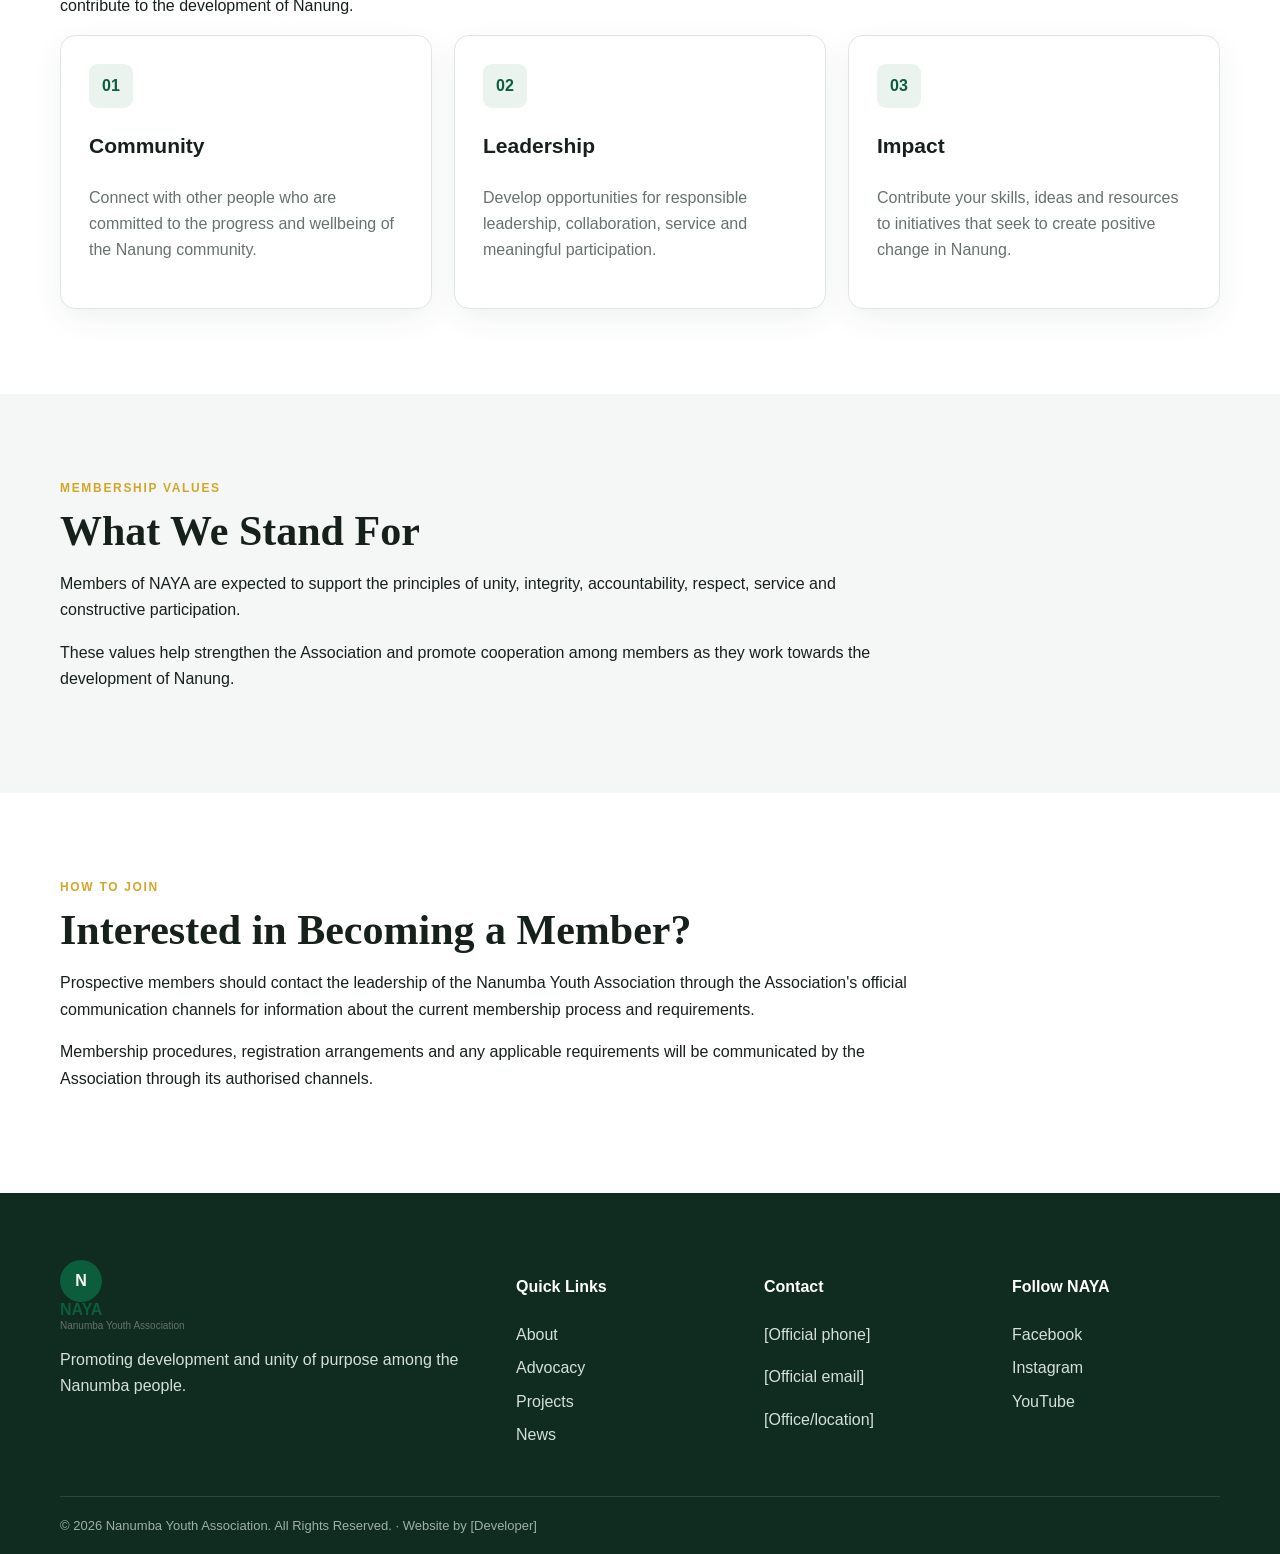
<file: membership.html>
# Membership Page — NAYA ```html id="x4nq8v"
<!doctype html>
<html lang="en">
  <head>
    <meta charset="utf-8" />
    <meta name="viewport" content="width=device-width,initial-scale=1" />

    <title>Membership | Nanumba Youth Association (NAYA)</title>

    <link rel="icon" href="assets/images/favicon.svg" />
    <link rel="stylesheet" href="assets/css/style.css" />
  </head>

  <body>
    <div id="header"></div>

    <main>
      <!-- PAGE HERO -->
      <section class="pagehero">
        <div class="wrap">
          <small>MEMBERSHIP</small>

          <h1>Become Part of NAYA</h1>

          <p>
            Join a community committed to unity, education, integrity, youth
            empowerment and the sustainable development of Nanung.
          </p>
        </div>
      </section>

      <!-- MEMBERSHIP INTRODUCTION -->
      <section class="section">
        <div class="wrap">
          <div class="prose">
            <small>JOIN NAYA</small>

            <h2>Your Participation Matters</h2>

            <p>
              The Nanumba Youth Association welcomes eligible persons who
              identify with the objectives and values of the Association and are
              willing to contribute positively to the development and unity of
              the Nanumba people.
            </p>

            <p>
              Membership provides an opportunity for individuals to participate
              in the affairs of the Association, contribute ideas, support
              community initiatives and work with other members towards common
              development goals.
            </p>
          </div>
        </div>
      </section>

      <!-- ELIGIBILITY -->
      <section class="section muted">
        <div class="wrap">
          <div class="grid3">
            <article class="card">
              <b>01</b>

              <h3>Eligibility</h3>

              <p>
                Membership is open to persons of Nanumba descent and other
                persons who meet the membership requirements of the Association
                and support its objectives.
              </p>
            </article>

            <article class="card">
              <b>02</b>

              <h3>Participation</h3>

              <p>
                Members are encouraged to participate actively in the
                programmes, meetings, activities and development initiatives of
                NAYA.
              </p>
            </article>

            <article class="card">
              <b>03</b>

              <h3>Responsibility</h3>

              <p>
                Members are expected to uphold the values, objectives and
                principles of the Association and contribute positively to its
                work.
              </p>
            </article>
          </div>
        </div>
      </section>

      <!-- WHY JOIN -->
      <section class="section">
        <div class="wrap">
          <div class="prose">
            <small>WHY JOIN NAYA?</small>

            <h2>Be Part of Something Bigger</h2>

            <p>
              NAYA provides a platform for young people and community-minded
              individuals to work together, share ideas and contribute to the
              development of Nanung.
            </p>
          </div>

          <div class="grid3">
            <article class="card">
              <b>01</b>

              <h3>Community</h3>

              <p>
                Connect with other people who are committed to the progress and
                wellbeing of the Nanung community.
              </p>
            </article>

            <article class="card">
              <b>02</b>

              <h3>Leadership</h3>

              <p>
                Develop opportunities for responsible leadership, collaboration,
                service and meaningful participation.
              </p>
            </article>

            <article class="card">
              <b>03</b>

              <h3>Impact</h3>

              <p>
                Contribute your skills, ideas and resources to initiatives that
                seek to create positive change in Nanung.
              </p>
            </article>
          </div>
        </div>
      </section>

      <!-- MEMBERSHIP VALUES -->
      <section class="section muted">
        <div class="wrap">
          <div class="prose">
            <small>MEMBERSHIP VALUES</small>

            <h2>What We Stand For</h2>

            <p>
              Members of NAYA are expected to support the principles of unity,
              integrity, accountability, respect, service and constructive
              participation.
            </p>

            <p>
              These values help strengthen the Association and promote
              cooperation among members as they work towards the development of
              Nanung.
            </p>
          </div>
        </div>
      </section>

      <!-- HOW TO JOIN -->
      <section class="section">
        <div class="wrap">
          <div class="prose">
            <small>HOW TO JOIN</small>

            <h2>Interested in Becoming a Member?</h2>

            <p>
              Prospective members should contact the leadership of the Nanumba
              Youth Association through the Association's official communication
              channels for information about the current membership process and
              requirements.
            </p>

            <p>
              Membership procedures, registration arrangements and any
              applicable requirements will be communicated by the Association
              through its authorised channels.
            </p>
          </div>
        </div>
      </section>
    </main>

    <div id="footer"></div>

    <script src="assets/js/script.js"></script>
  </body>
</html>
</file>
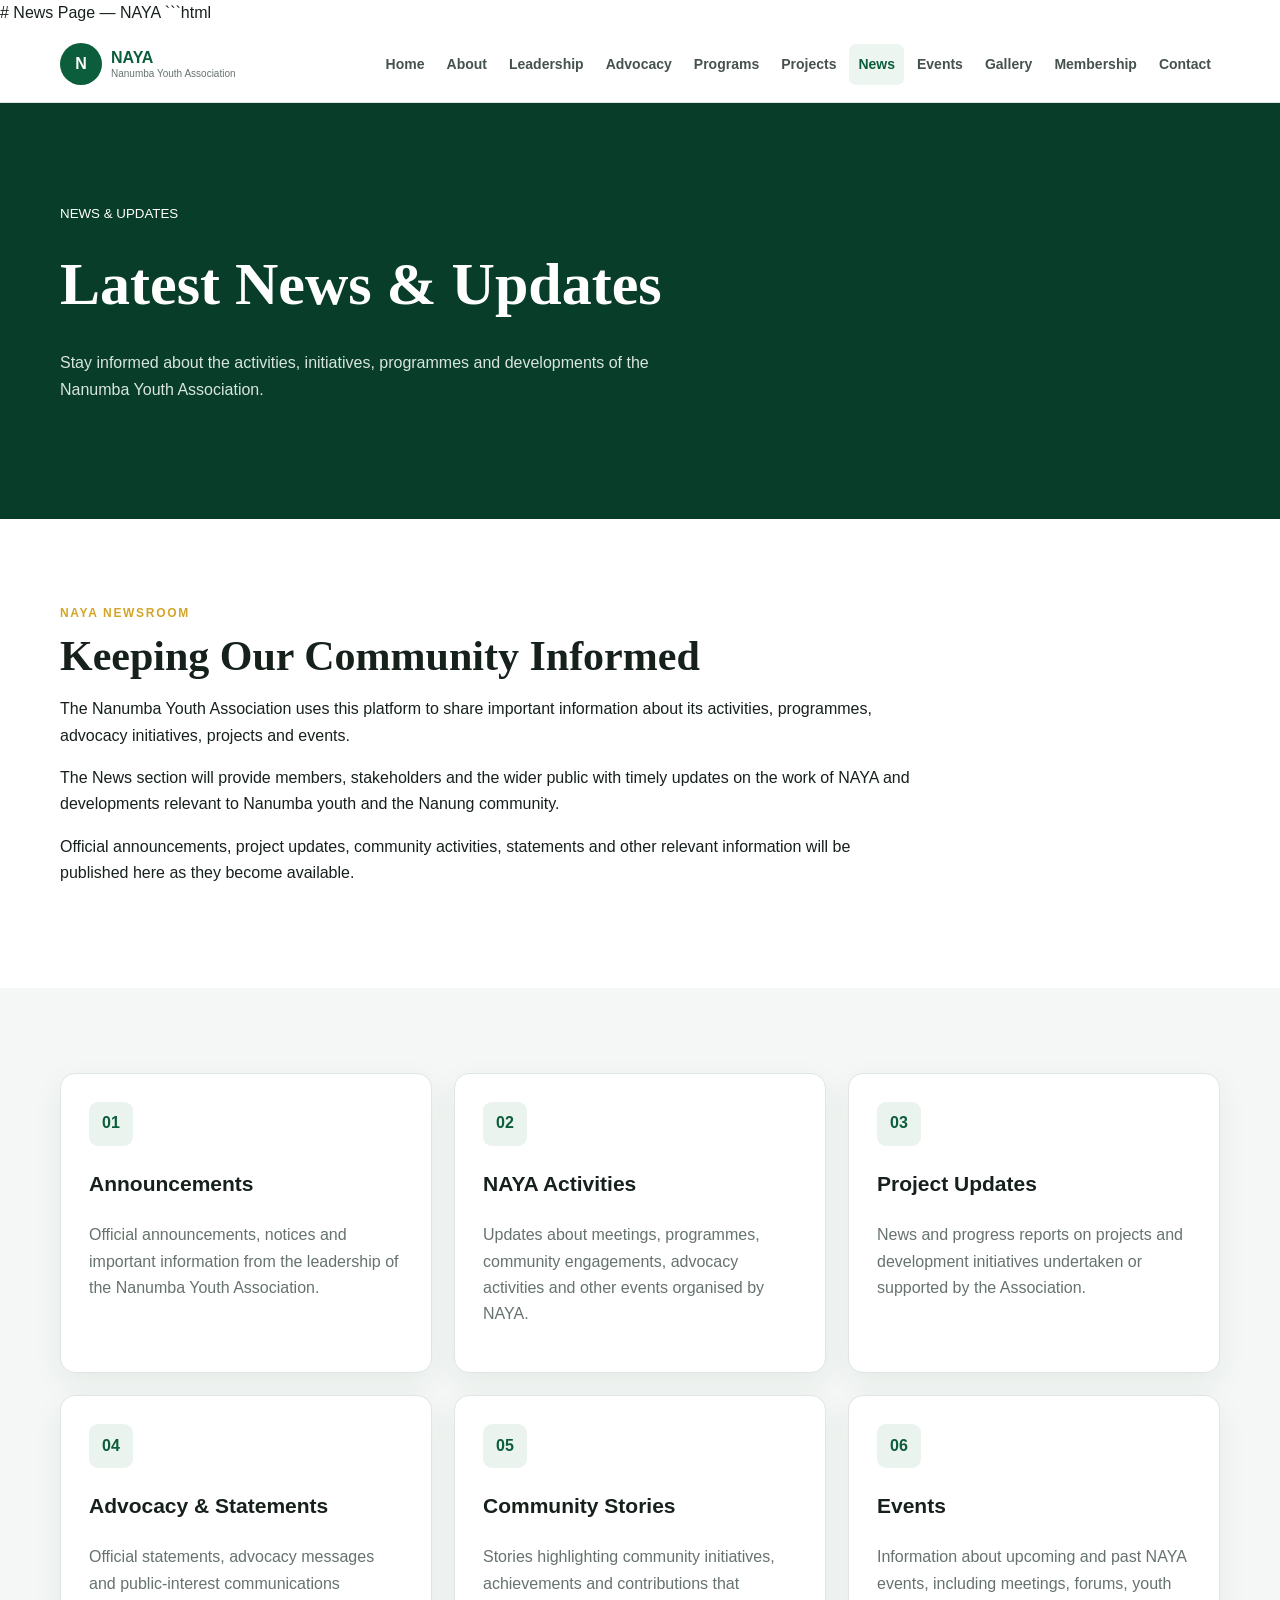
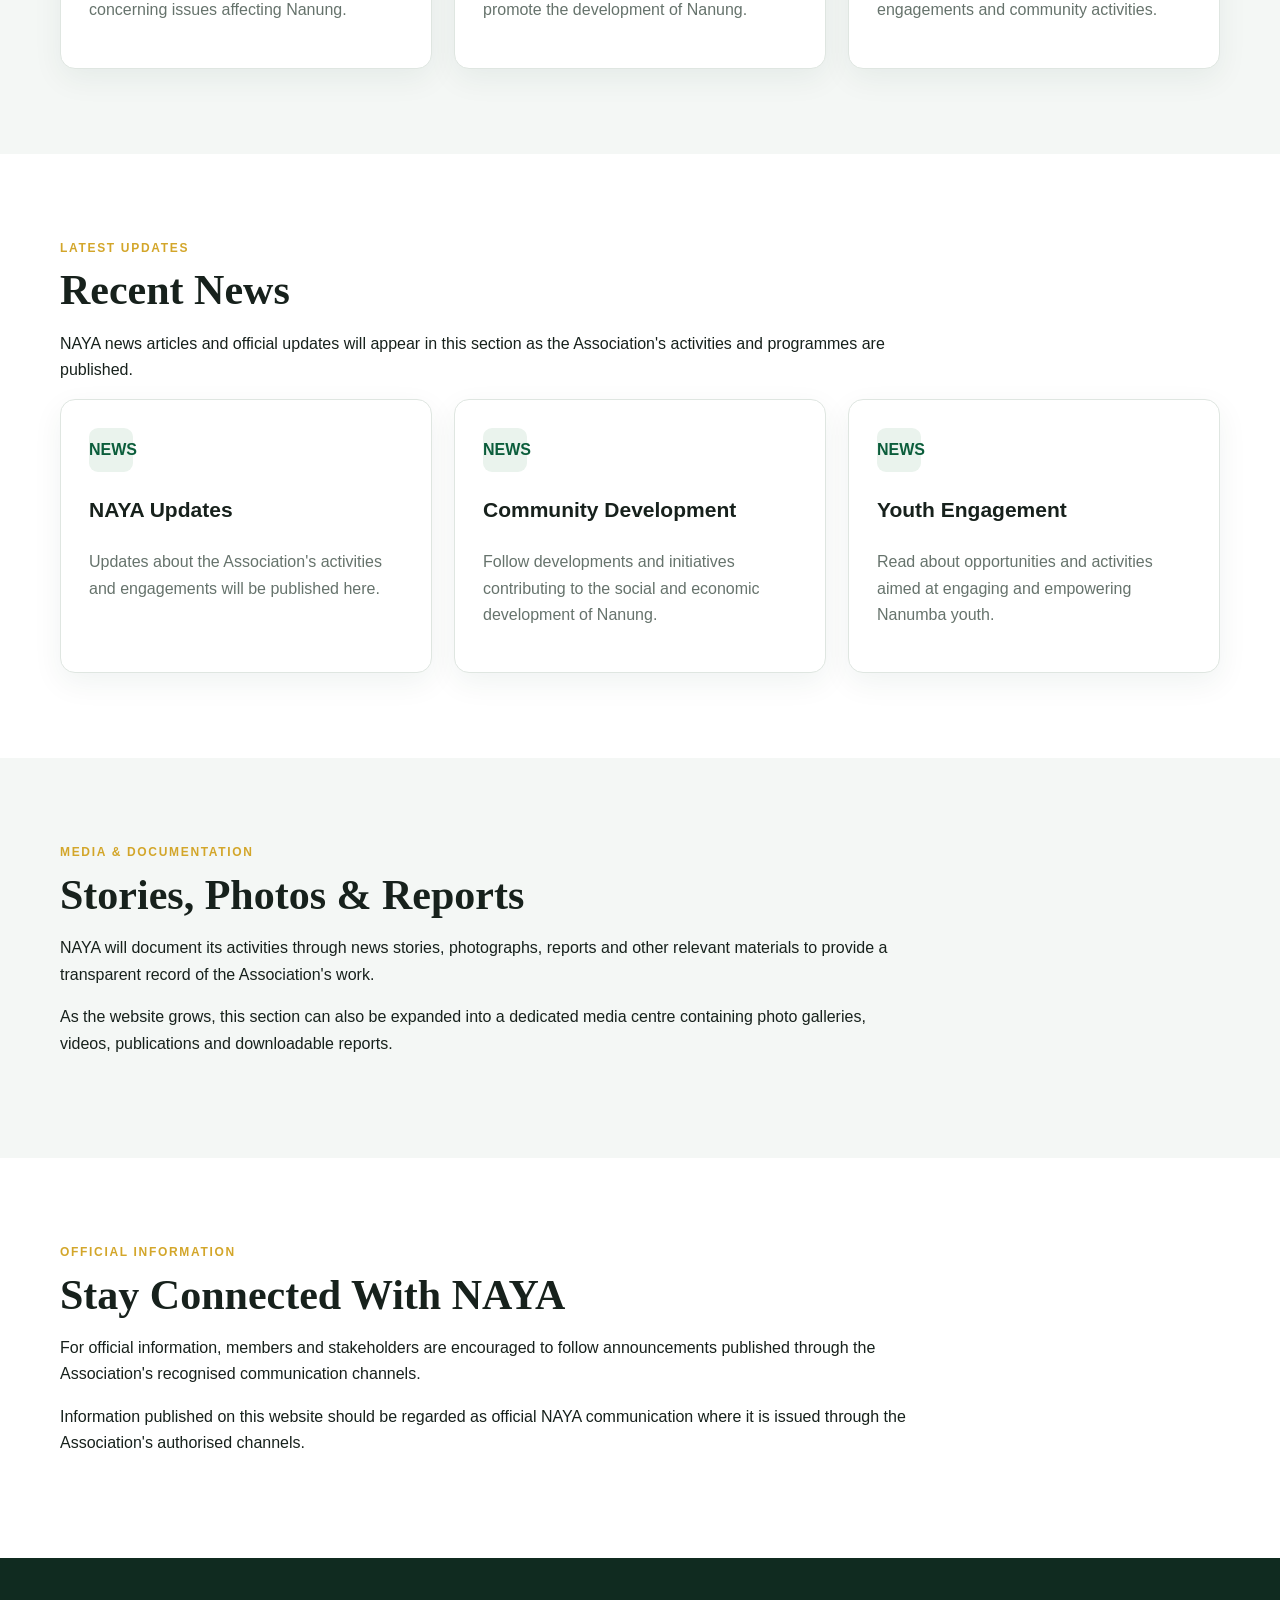
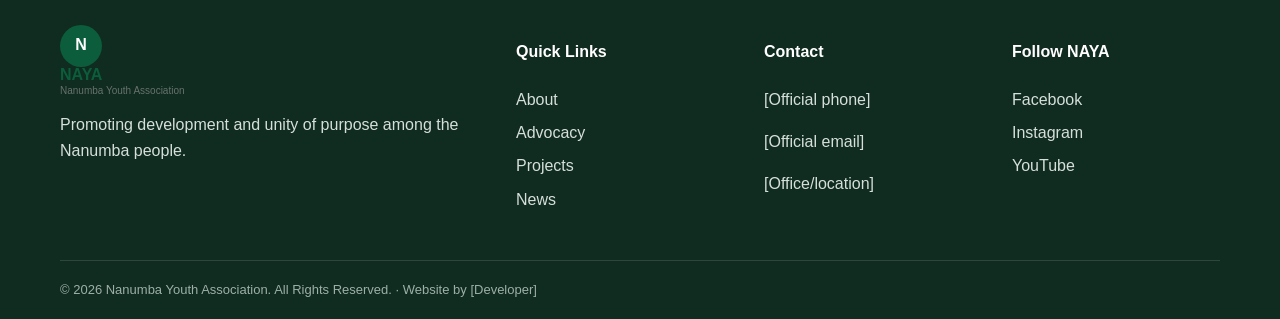
<file: news.html>
# News Page — NAYA ```html
<!doctype html>
<html lang="en">
  <head>
    <meta charset="utf-8" />
    <meta name="viewport" content="width=device-width,initial-scale=1" />

    <title>News & Updates | Nanumba Youth Association (NAYA)</title>

    <link rel="icon" href="assets/images/favicon.svg" />
    <link rel="stylesheet" href="assets/css/style.css" />
  </head>

  <body>
    <div id="header"></div>

    <main>
      <!-- PAGE HERO -->
      <section class="pagehero">
        <div class="wrap">
          <small>NEWS & UPDATES</small>

          <h1>Latest News & Updates</h1>

          <p>
            Stay informed about the activities, initiatives, programmes and
            developments of the Nanumba Youth Association.
          </p>
        </div>
      </section>

      <!-- INTRODUCTION -->
      <section class="section">
        <div class="wrap">
          <div class="prose">
            <small>NAYA NEWSROOM</small>

            <h2>Keeping Our Community Informed</h2>

            <p>
              The Nanumba Youth Association uses this platform to share
              important information about its activities, programmes, advocacy
              initiatives, projects and events.
            </p>

            <p>
              The News section will provide members, stakeholders and the wider
              public with timely updates on the work of NAYA and developments
              relevant to Nanumba youth and the Nanung community.
            </p>

            <p>
              Official announcements, project updates, community activities,
              statements and other relevant information will be published here
              as they become available.
            </p>
          </div>
        </div>
      </section>

      <!-- NEWS CATEGORIES -->
      <section class="section muted">
        <div class="wrap">
          <div class="grid3">
            <!-- ANNOUNCEMENTS -->
            <article class="card">
              <b>01</b>

              <h3>Announcements</h3>

              <p>
                Official announcements, notices and important information from
                the leadership of the Nanumba Youth Association.
              </p>
            </article>

            <!-- ACTIVITIES -->
            <article class="card">
              <b>02</b>

              <h3>NAYA Activities</h3>

              <p>
                Updates about meetings, programmes, community engagements,
                advocacy activities and other events organised by NAYA.
              </p>
            </article>

            <!-- PROJECT UPDATES -->
            <article class="card">
              <b>03</b>

              <h3>Project Updates</h3>

              <p>
                News and progress reports on projects and development
                initiatives undertaken or supported by the Association.
              </p>
            </article>

            <!-- ADVOCACY -->
            <article class="card">
              <b>04</b>

              <h3>Advocacy & Statements</h3>

              <p>
                Official statements, advocacy messages and public-interest
                communications concerning issues affecting Nanung.
              </p>
            </article>

            <!-- COMMUNITY -->
            <article class="card">
              <b>05</b>

              <h3>Community Stories</h3>

              <p>
                Stories highlighting community initiatives, achievements and
                contributions that promote the development of Nanung.
              </p>
            </article>

            <!-- EVENTS -->
            <article class="card">
              <b>06</b>

              <h3>Events</h3>

              <p>
                Information about upcoming and past NAYA events, including
                meetings, forums, youth engagements and community activities.
              </p>
            </article>
          </div>
        </div>
      </section>

      <!-- LATEST UPDATES -->
      <section class="section">
        <div class="wrap">
          <div class="prose">
            <small>LATEST UPDATES</small>

            <h2>Recent News</h2>

            <p>
              NAYA news articles and official updates will appear in this
              section as the Association's activities and programmes are
              published.
            </p>
          </div>

          <div class="grid3">
            <article class="card">
              <b>NEWS</b>

              <h3>NAYA Updates</h3>

              <p>
                Updates about the Association's activities and engagements will
                be published here.
              </p>
            </article>

            <article class="card">
              <b>NEWS</b>

              <h3>Community Development</h3>

              <p>
                Follow developments and initiatives contributing to the social
                and economic development of Nanung.
              </p>
            </article>

            <article class="card">
              <b>NEWS</b>

              <h3>Youth Engagement</h3>

              <p>
                Read about opportunities and activities aimed at engaging and
                empowering Nanumba youth.
              </p>
            </article>
          </div>
        </div>
      </section>

      <!-- MEDIA & DOCUMENTATION -->
      <section class="section muted">
        <div class="wrap">
          <div class="prose">
            <small>MEDIA & DOCUMENTATION</small>

            <h2>Stories, Photos & Reports</h2>

            <p>
              NAYA will document its activities through news stories,
              photographs, reports and other relevant materials to provide a
              transparent record of the Association's work.
            </p>

            <p>
              As the website grows, this section can also be expanded into a
              dedicated media centre containing photo galleries, videos,
              publications and downloadable reports.
            </p>
          </div>
        </div>
      </section>

      <!-- OFFICIAL INFORMATION -->
      <section class="section">
        <div class="wrap">
          <div class="prose">
            <small>OFFICIAL INFORMATION</small>

            <h2>Stay Connected With NAYA</h2>

            <p>
              For official information, members and stakeholders are encouraged
              to follow announcements published through the Association's
              recognised communication channels.
            </p>

            <p>
              Information published on this website should be regarded as
              official NAYA communication where it is issued through the
              Association's authorised channels.
            </p>
          </div>
        </div>
      </section>
    </main>

    <div id="footer"></div>

    <script src="assets/js/script.js"></script>
  </body>
</html>
</file>
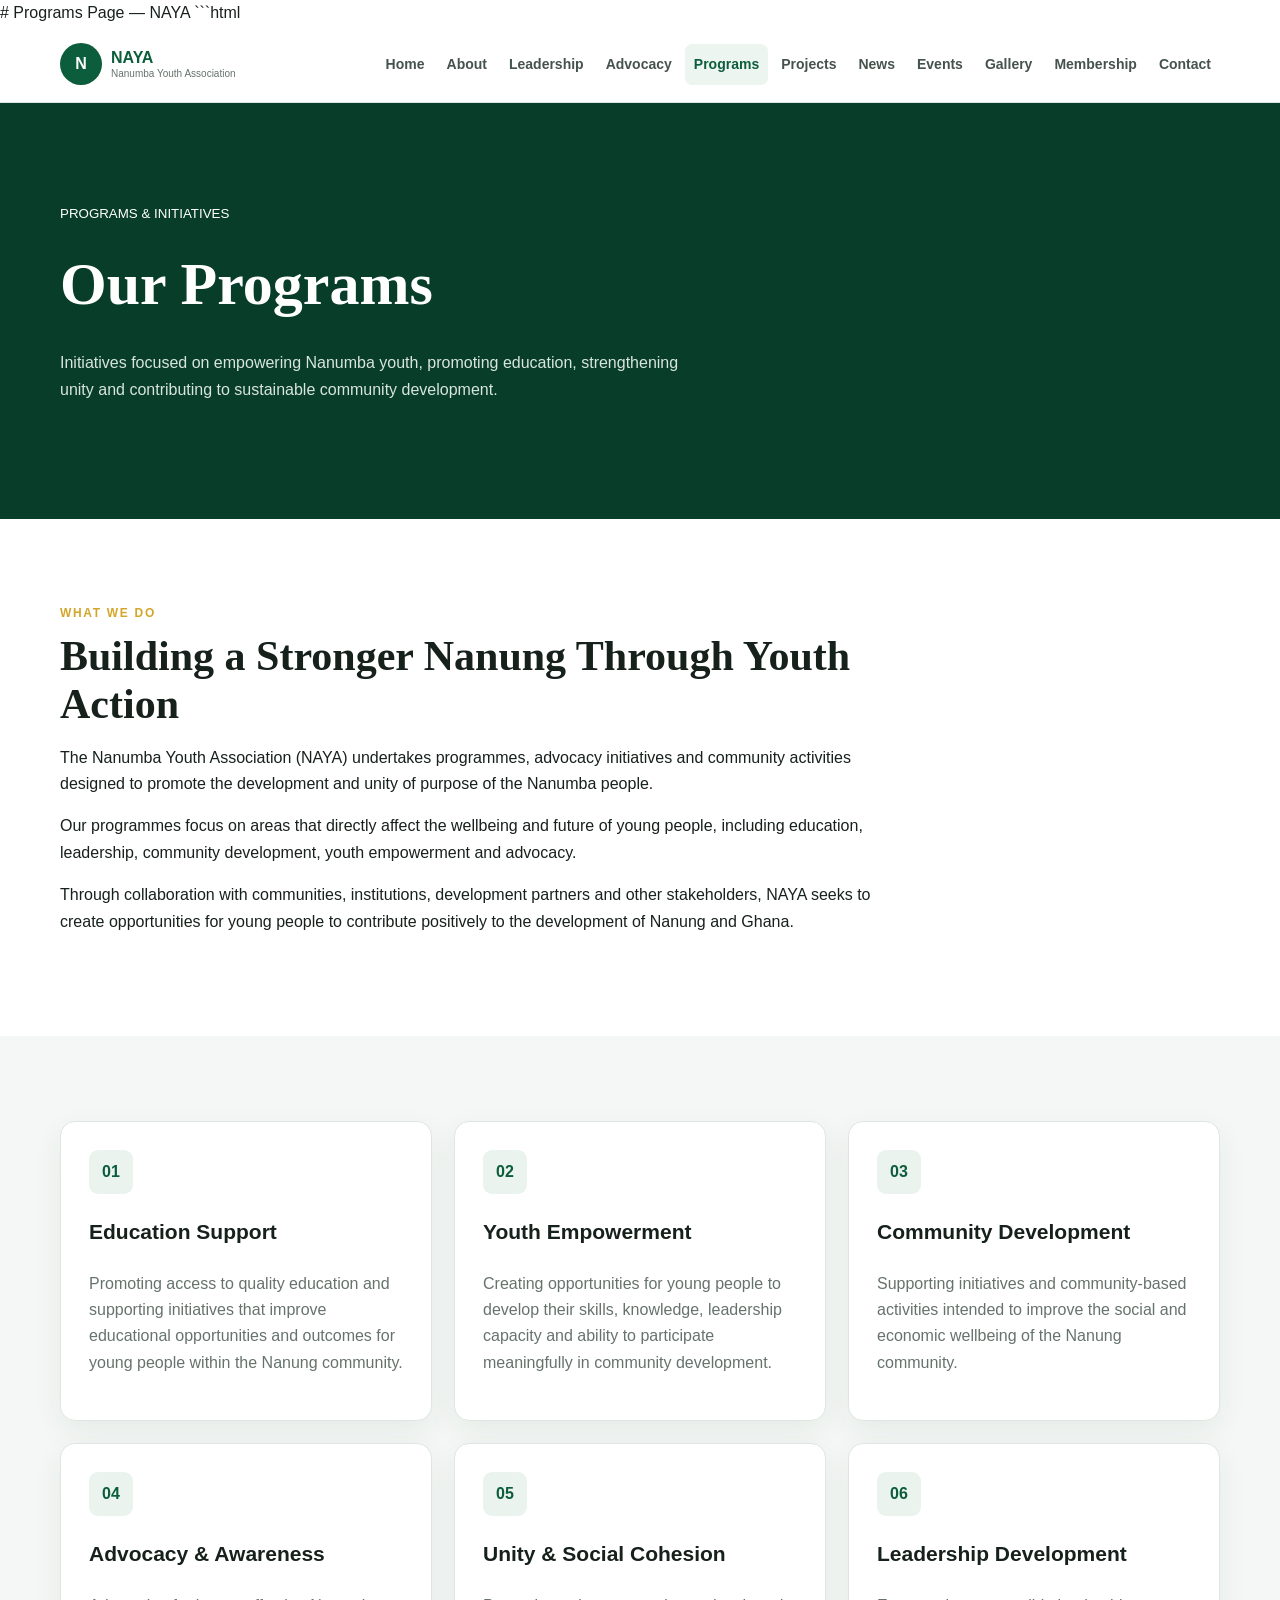
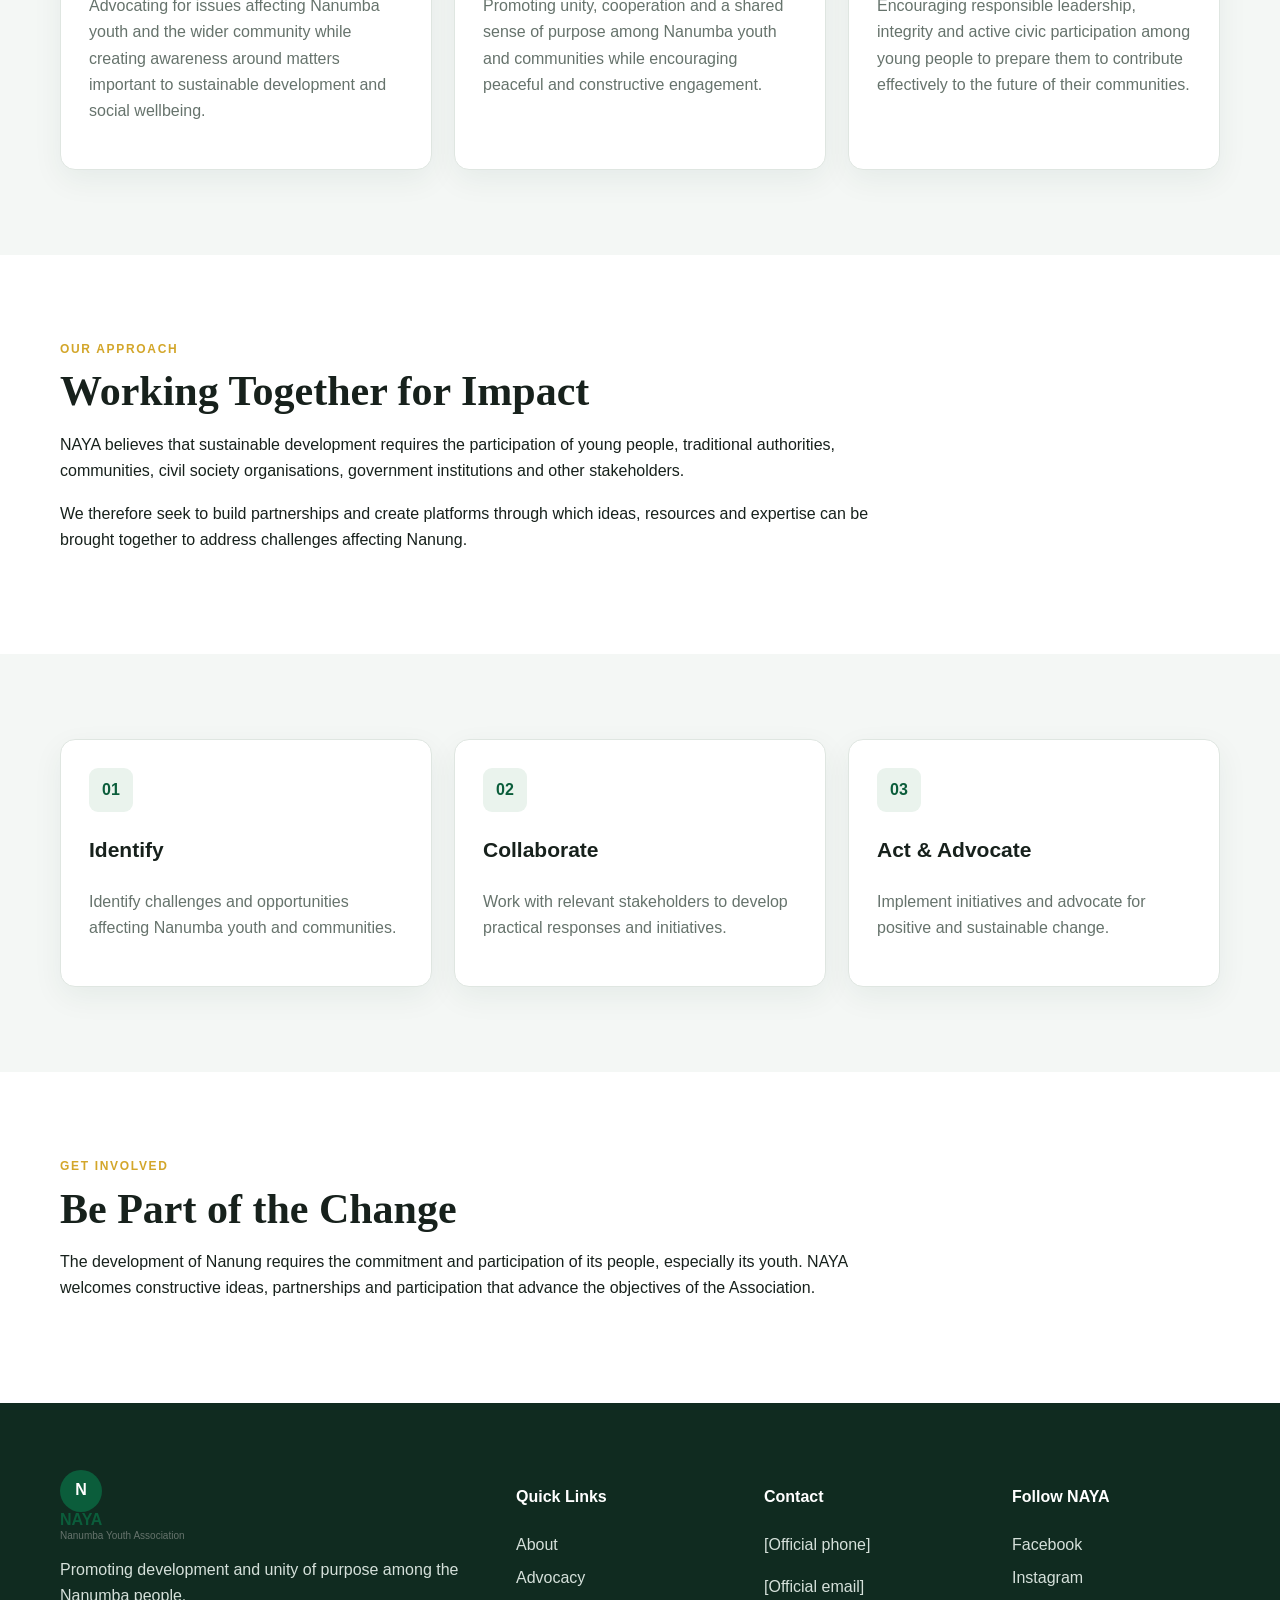
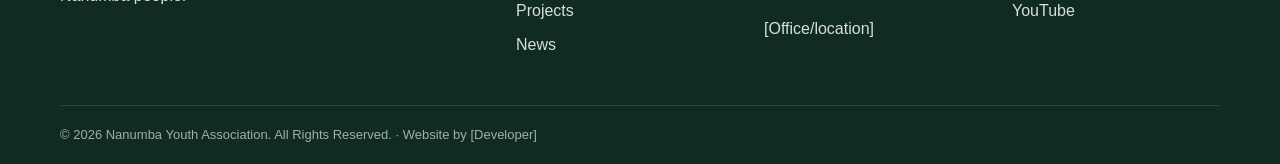
<file: programs.html>
# Programs Page — NAYA ```html
<!doctype html>
<html lang="en">
  <head>
    <meta charset="utf-8" />
    <meta name="viewport" content="width=device-width,initial-scale=1" />

    <title>Programs | Nanumba Youth Association (NAYA)</title>

    <link rel="icon" href="assets/images/favicon.svg" />
    <link rel="stylesheet" href="assets/css/style.css" />
  </head>

  <body>
    <div id="header"></div>

    <main>
      <!-- PAGE HERO -->
      <section class="pagehero">
        <div class="wrap">
          <small>PROGRAMS & INITIATIVES</small>

          <h1>Our Programs</h1>

          <p>
            Initiatives focused on empowering Nanumba youth, promoting
            education, strengthening unity and contributing to sustainable
            community development.
          </p>
        </div>
      </section>

      <!-- INTRODUCTION -->
      <section class="section">
        <div class="wrap">
          <div class="prose">
            <small>WHAT WE DO</small>

            <h2>Building a Stronger Nanung Through Youth Action</h2>

            <p>
              The Nanumba Youth Association (NAYA) undertakes programmes,
              advocacy initiatives and community activities designed to promote
              the development and unity of purpose of the Nanumba people.
            </p>

            <p>
              Our programmes focus on areas that directly affect the wellbeing
              and future of young people, including education, leadership,
              community development, youth empowerment and advocacy.
            </p>

            <p>
              Through collaboration with communities, institutions, development
              partners and other stakeholders, NAYA seeks to create
              opportunities for young people to contribute positively to the
              development of Nanung and Ghana.
            </p>
          </div>
        </div>
      </section>

      <!-- PROGRAM AREAS -->
      <section class="section muted">
        <div class="wrap">
          <div class="grid3">
            <!-- EDUCATION -->
            <article class="card">
              <b>01</b>

              <h3>Education Support</h3>

              <p>
                Promoting access to quality education and supporting initiatives
                that improve educational opportunities and outcomes for young
                people within the Nanung community.
              </p>
            </article>

            <!-- YOUTH EMPOWERMENT -->
            <article class="card">
              <b>02</b>

              <h3>Youth Empowerment</h3>

              <p>
                Creating opportunities for young people to develop their skills,
                knowledge, leadership capacity and ability to participate
                meaningfully in community development.
              </p>
            </article>

            <!-- COMMUNITY DEVELOPMENT -->
            <article class="card">
              <b>03</b>

              <h3>Community Development</h3>

              <p>
                Supporting initiatives and community-based activities intended
                to improve the social and economic wellbeing of the Nanung
                community.
              </p>
            </article>

            <!-- ADVOCACY -->
            <article class="card">
              <b>04</b>

              <h3>Advocacy & Awareness</h3>

              <p>
                Advocating for issues affecting Nanumba youth and the wider
                community while creating awareness around matters important to
                sustainable development and social wellbeing.
              </p>
            </article>

            <!-- UNITY -->
            <article class="card">
              <b>05</b>

              <h3>Unity & Social Cohesion</h3>

              <p>
                Promoting unity, cooperation and a shared sense of purpose among
                Nanumba youth and communities while encouraging peaceful and
                constructive engagement.
              </p>
            </article>

            <!-- LEADERSHIP -->
            <article class="card">
              <b>06</b>

              <h3>Leadership Development</h3>

              <p>
                Encouraging responsible leadership, integrity and active civic
                participation among young people to prepare them to contribute
                effectively to the future of their communities.
              </p>
            </article>
          </div>
        </div>
      </section>

      <!-- HOW WE WORK -->
      <section class="section">
        <div class="wrap">
          <div class="prose">
            <small>OUR APPROACH</small>

            <h2>Working Together for Impact</h2>

            <p>
              NAYA believes that sustainable development requires the
              participation of young people, traditional authorities,
              communities, civil society organisations, government institutions
              and other stakeholders.
            </p>

            <p>
              We therefore seek to build partnerships and create platforms
              through which ideas, resources and expertise can be brought
              together to address challenges affecting Nanung.
            </p>
          </div>
        </div>
      </section>

      <!-- PROGRAMME PARTICIPATION -->
      <section class="section muted">
        <div class="wrap">
          <div class="grid3">
            <article class="card">
              <b>01</b>

              <h3>Identify</h3>

              <p>
                Identify challenges and opportunities affecting Nanumba youth
                and communities.
              </p>
            </article>

            <article class="card">
              <b>02</b>

              <h3>Collaborate</h3>

              <p>
                Work with relevant stakeholders to develop practical responses
                and initiatives.
              </p>
            </article>

            <article class="card">
              <b>03</b>

              <h3>Act & Advocate</h3>

              <p>
                Implement initiatives and advocate for positive and sustainable
                change.
              </p>
            </article>
          </div>
        </div>
      </section>

      <!-- CALL TO ACTION -->
      <section class="section">
        <div class="wrap">
          <div class="prose">
            <small>GET INVOLVED</small>

            <h2>Be Part of the Change</h2>

            <p>
              The development of Nanung requires the commitment and
              participation of its people, especially its youth. NAYA welcomes
              constructive ideas, partnerships and participation that advance
              the objectives of the Association.
            </p>
          </div>
        </div>
      </section>
    </main>

    <div id="footer"></div>

    <script src="assets/js/script.js"></script>
  </body>
</html>
</file>
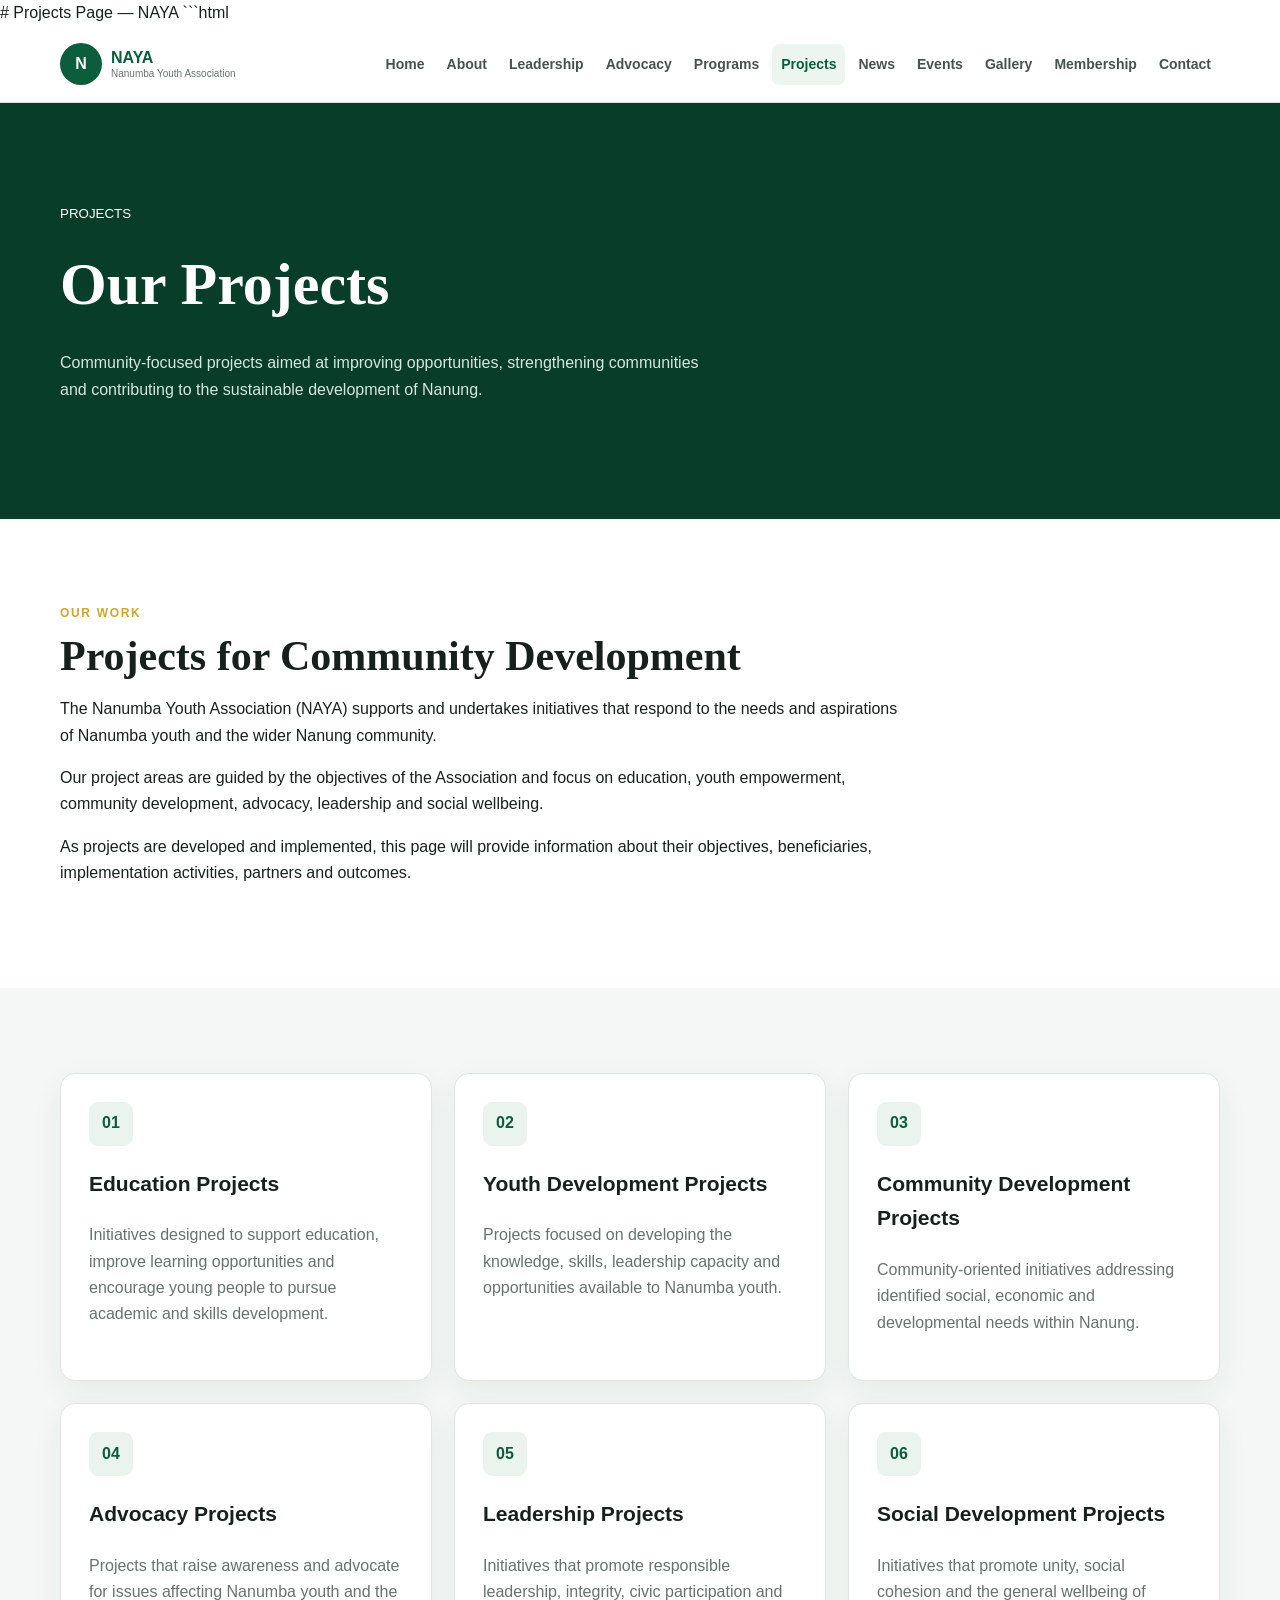
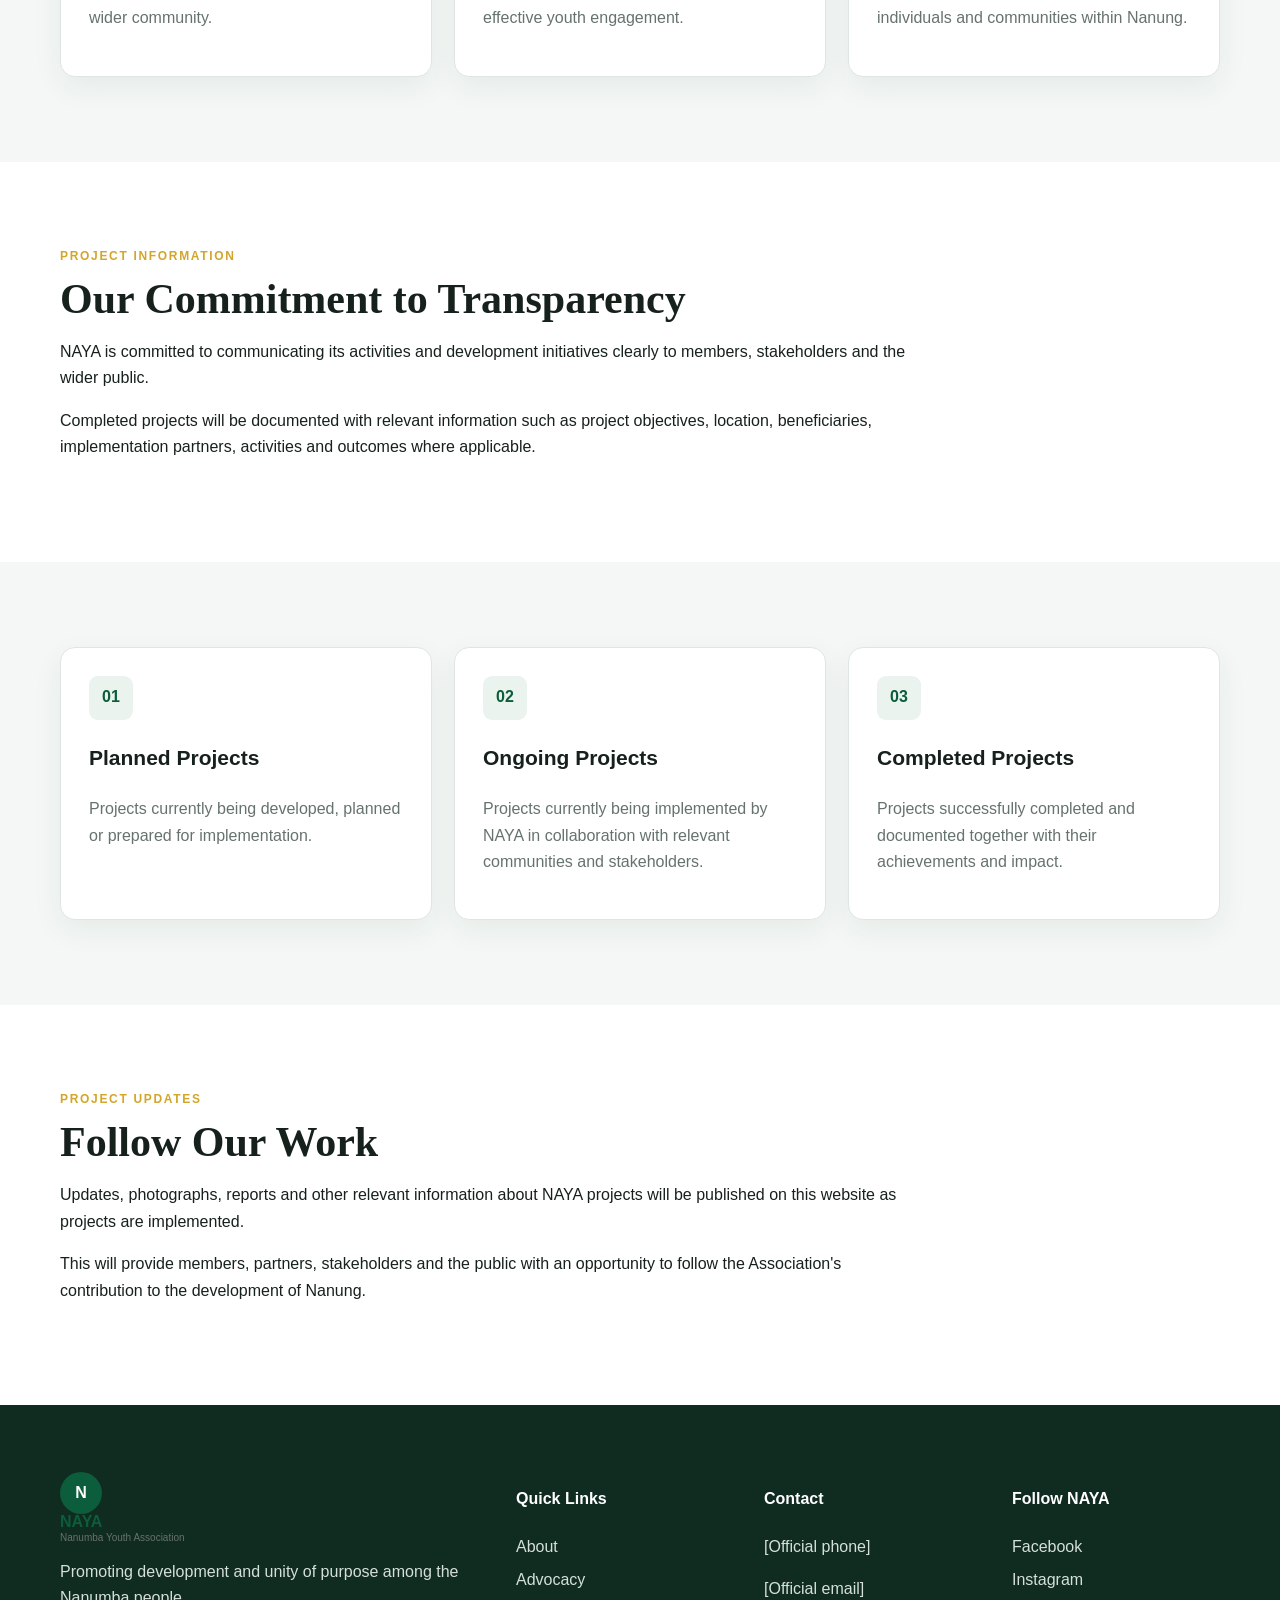
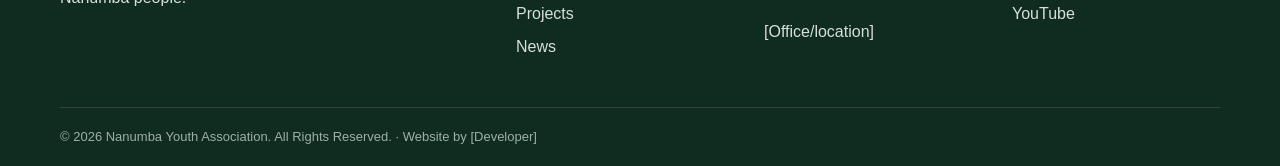
<file: projects.html>
# Projects Page — NAYA ```html
<!doctype html>
<html lang="en">
  <head>
    <meta charset="utf-8" />
    <meta name="viewport" content="width=device-width,initial-scale=1" />

    <title>Projects | Nanumba Youth Association (NAYA)</title>

    <link rel="icon" href="assets/images/favicon.svg" />
    <link rel="stylesheet" href="assets/css/style.css" />
  </head>

  <body>
    <div id="header"></div>

    <main>
      <!-- PAGE HERO -->
      <section class="pagehero">
        <div class="wrap">
          <small>PROJECTS</small>

          <h1>Our Projects</h1>

          <p>
            Community-focused projects aimed at improving opportunities,
            strengthening communities and contributing to the sustainable
            development of Nanung.
          </p>
        </div>
      </section>

      <!-- INTRODUCTION -->
      <section class="section">
        <div class="wrap">
          <div class="prose">
            <small>OUR WORK</small>

            <h2>Projects for Community Development</h2>

            <p>
              The Nanumba Youth Association (NAYA) supports and undertakes
              initiatives that respond to the needs and aspirations of Nanumba
              youth and the wider Nanung community.
            </p>

            <p>
              Our project areas are guided by the objectives of the Association
              and focus on education, youth empowerment, community development,
              advocacy, leadership and social wellbeing.
            </p>

            <p>
              As projects are developed and implemented, this page will provide
              information about their objectives, beneficiaries, implementation
              activities, partners and outcomes.
            </p>
          </div>
        </div>
      </section>

      <!-- PROJECT AREAS -->
      <section class="section muted">
        <div class="wrap">
          <div class="grid3">
            <!-- EDUCATION PROJECTS -->
            <article class="card">
              <b>01</b>

              <h3>Education Projects</h3>

              <p>
                Initiatives designed to support education, improve learning
                opportunities and encourage young people to pursue academic and
                skills development.
              </p>
            </article>

            <!-- YOUTH DEVELOPMENT -->
            <article class="card">
              <b>02</b>

              <h3>Youth Development Projects</h3>

              <p>
                Projects focused on developing the knowledge, skills, leadership
                capacity and opportunities available to Nanumba youth.
              </p>
            </article>

            <!-- COMMUNITY PROJECTS -->
            <article class="card">
              <b>03</b>

              <h3>Community Development Projects</h3>

              <p>
                Community-oriented initiatives addressing identified social,
                economic and developmental needs within Nanung.
              </p>
            </article>

            <!-- ADVOCACY PROJECTS -->
            <article class="card">
              <b>04</b>

              <h3>Advocacy Projects</h3>

              <p>
                Projects that raise awareness and advocate for issues affecting
                Nanumba youth and the wider community.
              </p>
            </article>

            <!-- LEADERSHIP PROJECTS -->
            <article class="card">
              <b>05</b>

              <h3>Leadership Projects</h3>

              <p>
                Initiatives that promote responsible leadership, integrity,
                civic participation and effective youth engagement.
              </p>
            </article>

            <!-- SOCIAL DEVELOPMENT -->
            <article class="card">
              <b>06</b>

              <h3>Social Development Projects</h3>

              <p>
                Initiatives that promote unity, social cohesion and the general
                wellbeing of individuals and communities within Nanung.
              </p>
            </article>
          </div>
        </div>
      </section>

      <!-- PROJECT INFORMATION -->
      <section class="section">
        <div class="wrap">
          <div class="prose">
            <small>PROJECT INFORMATION</small>

            <h2>Our Commitment to Transparency</h2>

            <p>
              NAYA is committed to communicating its activities and development
              initiatives clearly to members, stakeholders and the wider public.
            </p>

            <p>
              Completed projects will be documented with relevant information
              such as project objectives, location, beneficiaries,
              implementation partners, activities and outcomes where applicable.
            </p>
          </div>
        </div>
      </section>

      <!-- PROJECT STATUS -->
      <section class="section muted">
        <div class="wrap">
          <div class="grid3">
            <article class="card">
              <b>01</b>

              <h3>Planned Projects</h3>

              <p>
                Projects currently being developed, planned or prepared for
                implementation.
              </p>
            </article>

            <article class="card">
              <b>02</b>

              <h3>Ongoing Projects</h3>

              <p>
                Projects currently being implemented by NAYA in collaboration
                with relevant communities and stakeholders.
              </p>
            </article>

            <article class="card">
              <b>03</b>

              <h3>Completed Projects</h3>

              <p>
                Projects successfully completed and documented together with
                their achievements and impact.
              </p>
            </article>
          </div>
        </div>
      </section>

      <!-- PROJECT UPDATES -->
      <section class="section">
        <div class="wrap">
          <div class="prose">
            <small>PROJECT UPDATES</small>

            <h2>Follow Our Work</h2>

            <p>
              Updates, photographs, reports and other relevant information about
              NAYA projects will be published on this website as projects are
              implemented.
            </p>

            <p>
              This will provide members, partners, stakeholders and the public
              with an opportunity to follow the Association's contribution to
              the development of Nanung.
            </p>
          </div>
        </div>
      </section>
    </main>

    <div id="footer"></div>

    <script src="assets/js/script.js"></script>
  </body>
</html>
</file>
<file: assets/css/style.css>
:root{--g:#0b5d3b;--gd:#073d29;--gold:#d3a62a;--ink:#17211c;--muted:#66736c;--light:#f4f7f5;--border:#dfe6e1;--max:1160px}*{box-sizing:border-box}body{margin:0;font:16px/1.65 Arial,sans-serif;color:var(--ink)}a{text-decoration:none;color:inherit}.wrap{width:min(var(--max),calc(100% - 32px));margin:auto}header{position:sticky;top:0;z-index:9;background:#fff;border-bottom:1px solid var(--border)}.nav{min-height:76px;display:flex;align-items:center;justify-content:space-between}.brand{display:flex;align-items:center;gap:9px;color:var(--g)}.brand span{width:42px;height:42px;border-radius:50%;display:grid;place-items:center;background:var(--g);color:#fff;font-weight:bold}.brand strong{line-height:1}.brand small{display:block;font-size:10px;color:var(--muted);font-weight:normal;margin-top:3px}nav{display:flex;gap:4px}nav a{padding:9px;font-size:14px;font-weight:bold;color:#46524c;border-radius:7px}nav a:hover,nav a.active{background:#edf5f0;color:var(--g)}#menu{display:none;border:0;background:none;font-size:25px}.hero{min-height:620px;display:flex;align-items:center;background:linear-gradient(120deg,#073d29,#0b5d3b);color:#fff}.hero-content{padding:100px 0}.hero-content>span,.section small,.cta small{letter-spacing:.14em;font-weight:bold;color:var(--gold);font-size:12px}.hero h1,.pagehero h1,h2{font-family:Georgia,serif}.hero h1{font-size:clamp(42px,7vw,78px);line-height:1.04;margin:18px 0}.hero p{font-size:19px;max-width:650px;color:#e3ece7}.btn{display:inline-block;padding:12px 20px;border-radius:8px;font-weight:bold;margin:8px 5px 0 0}.primary{background:var(--gold);color:#17211c}.outline{border:1px solid #fff;color:#fff}.dark-outline{border:1px solid var(--g);color:var(--g)}.section{padding:85px 0}.muted{background:var(--light)}.intro{display:grid;grid-template-columns:1fr 1fr;gap:70px}.heading{display:flex;justify-content:space-between;align-items:end;margin-bottom:30px}.center{text-align:center;display:block}h2{font-size:42px;line-height:1.15;margin:8px 0 0}.grid3{display:grid;grid-template-columns:repeat(3,1fr);gap:22px}.card,.content{border:1px solid var(--border);border-radius:15px;background:#fff;overflow:hidden;box-shadow:0 10px 30px #073d2910}.card{padding:28px}.card>b{display:grid;place-items:center;width:44px;height:44px;border-radius:9px;background:#eaf3ed;color:var(--g)}.card h3,.content h3{font-size:21px}.card p,.content p,.intro p{color:var(--muted)}.placeholder{font-style:italic;font-size:13px!important}.placeholder-img{height:190px;background:linear-gradient(135deg,#dbe6df,#eff3f0);display:grid;place-items:center;color:#718078;font-weight:bold}.content>div:last-child{padding:22px}.link{color:var(--g);font-weight:bold}.cta{padding:70px 0;background:#f1ead5}.cta .wrap{display:flex;align-items:center;justify-content:space-between;gap:30px}.cta h2{margin-bottom:5px}footer{background:#102b20;color:#d5e0da;padding-top:60px}.foot{display:grid;grid-template-columns:2fr 1fr 1fr 1fr;gap:40px;padding-bottom:40px}.foot h4{color:#fff}.foot a{display:block;margin:7px 0}.copyright{border-top:1px solid #ffffff20;padding:18px 0;font-size:13px;color:#9db0a7}.pagehero{padding:100px 0;background:var(--gd);color:#fff}.pagehero h1{font-size:60px;margin:10px 0}.pagehero p{max-width:650px;color:#d9e5df}.prose{max-width:850px}.notice{padding:16px;background:#fff9e7;border-left:4px solid var(--gold)}.list{padding-left:20px}.leaders,.gallery{display:grid;grid-template-columns:repeat(3,1fr);gap:22px}.leader,.gallery div{border:1px solid var(--border);border-radius:14px;overflow:hidden}.photo{height:260px;background:#dce7e0;display:grid;place-items:center;color:#718078}.leader h3,.leader p{padding:0 20px}.gallery div{height:250px;display:grid;place-items:center;background:#e7eee9;color:#718078;font-weight:bold}.event{display:flex;gap:22px;padding:22px;border:1px solid var(--border);border-radius:14px;margin:15px 0}.date{width:75px;height:75px;background:#edf5f0;color:var(--g);display:grid;place-items:center;flex:none}.formgrid{display:grid;grid-template-columns:1fr 1fr;gap:45px}.form{padding:28px;border:1px solid var(--border);border-radius:15px;box-shadow:0 10px 30px #073d2910}.form label{display:block;font-weight:bold;margin:14px 0}.form input,.form textarea,.form select{width:100%;padding:12px;border:1px solid var(--border);border-radius:7px;font:inherit}.map{height:230px;background:#e7eee9;display:grid;place-items:center;border-radius:12px;margin-top:20px}
@media(max-width:950px){nav{display:none;position:absolute;left:0;right:0;top:76px;background:#fff;flex-direction:column;padding:12px 20px;border-bottom:1px solid var(--border)}nav.open{display:flex}#menu{display:block}.intro,.formgrid{grid-template-columns:1fr}.grid3,.leaders,.gallery{grid-template-columns:1fr 1fr}.foot{grid-template-columns:1fr 1fr}.cta .wrap{display:block}}
@media(max-width:600px){.grid3,.leaders,.gallery{grid-template-columns:1fr}.hero h1{font-size:44px}.section{padding:60px 0}.heading{display:block}.pagehero h1{font-size:45px}.foot{grid-template-columns:1fr}.event{display:block}}
</file>
